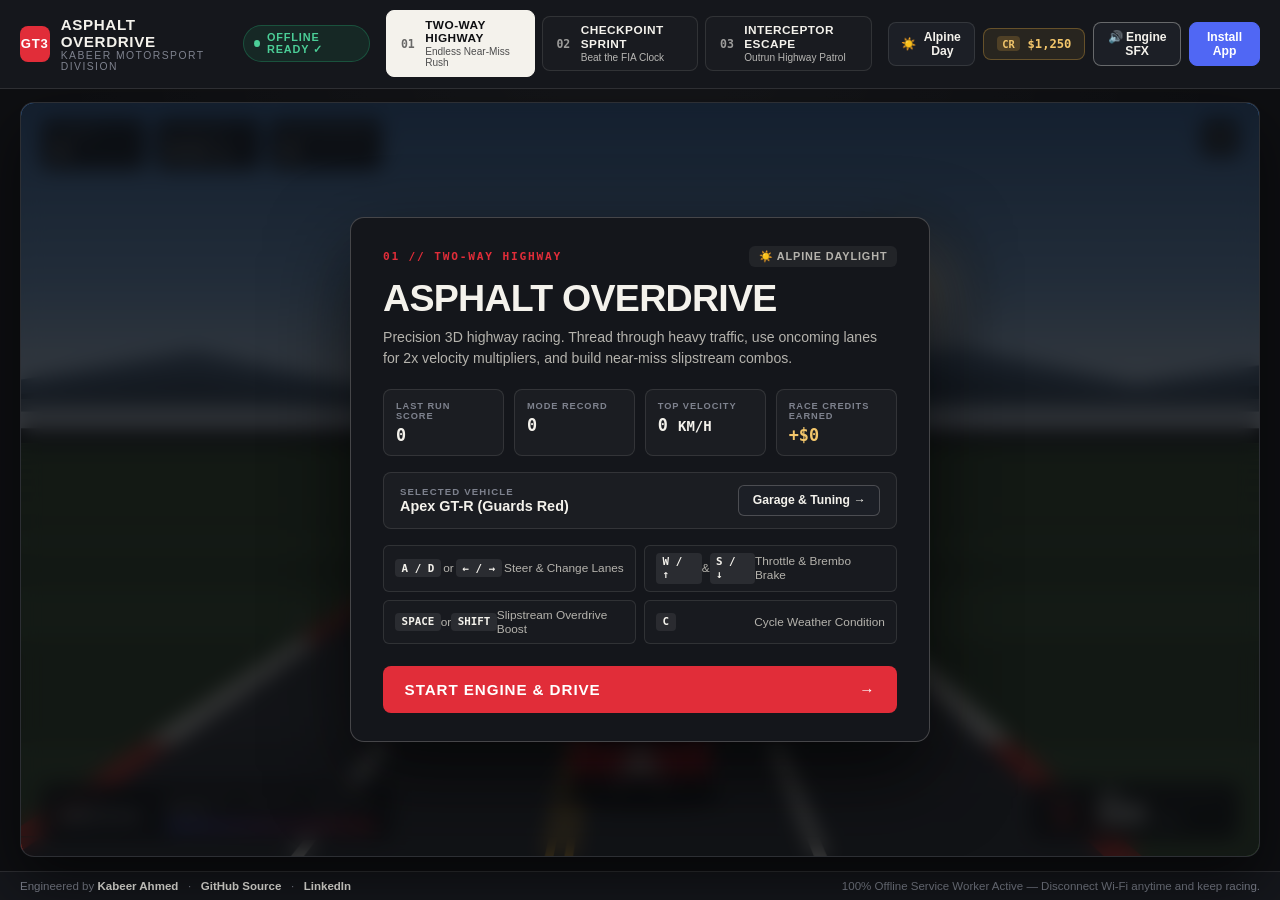
<file: index.html>
<!DOCTYPE html>
<html lang="en">
<head>
  <meta charset="UTF-8" />
  <meta name="viewport" content="width=device-width, initial-scale=1.0, maximum-scale=1.0, user-scalable=no" />
  <title>Asphalt Overdrive 3D — Kabeer Motorsport | Offline Highway Racer</title>
  <meta name="description" content="Play Asphalt Overdrive 3D by Kabeer Ahmed — a realistic 3D highway traffic racing game with dynamic weather, garage tuning, and 100% offline PWA support." />
  <meta name="theme-color" content="#101014" />
  <link rel="manifest" href="./manifest.json" />
  <link rel="icon" href="./icon.svg" type="image/svg+xml" />
  <link rel="apple-touch-icon" href="./icon.svg" />
  <link rel="stylesheet" href="./style.css" />
</head>
<body>
  <div class="studio-shell">
    <!-- Top Editorial Motorsport Bar -->
    <header class="topbar">
      <div class="brand-group">
        <a href="https://kabeer.site/" class="brand-back" title="Back to Kabeer.site Portfolio">
          <span class="brand-crest">GT3</span>
          <div class="brand-titles">
            <span class="brand-main">ASPHALT OVERDRIVE</span>
            <span class="brand-sub">KABEER MOTORSPORT DIVISION</span>
          </div>
        </a>
        <div id="netBadge" class="status-pill online" title="Works 100% without internet after first visit">
          <span class="status-dot"></span>
          <span id="netText">OFFLINE READY</span>
        </div>
      </div>

      <!-- Mode Switcher (Endless / Time Trial / Pursuit) -->
      <nav class="mode-tabs" aria-label="Race Modes">
        <button class="mode-tab active" data-mode="highway">
          <span class="mode-index">01</span>
          <div class="mode-copy">
            <strong>TWO-WAY HIGHWAY</strong>
            <small>Endless Near-Miss Rush</small>
          </div>
        </button>
        <button class="mode-tab" data-mode="timetrial">
          <span class="mode-index">02</span>
          <div class="mode-copy">
            <strong>CHECKPOINT SPRINT</strong>
            <small>Beat the FIA Clock</small>
          </div>
        </button>
        <button class="mode-tab" data-mode="pursuit">
          <span class="mode-index">03</span>
          <div class="mode-copy">
            <strong>INTERCEPTOR ESCAPE</strong>
            <small>Outrun Highway Patrol</small>
          </div>
        </button>
      </nav>

      <!-- Right Controls: Weather, Garage, Audio, Install -->
      <div class="toolbar">
        <button id="weatherBtn" class="tool-btn" title="Switch Weather &amp; Time of Day">
          <span id="weatherIcon">☀️</span>
          <span id="weatherLabel">Alpine Day</span>
        </button>
        <button id="garageBtn" class="tool-btn credit-btn" title="Open Garage &amp; Car Tuning">
          <span class="credit-tag">CR</span>
          <span id="creditsVal">$1,250</span>
        </button>
        <button id="sfxBtn" class="tool-btn active" title="Toggle Engine &amp; Race Audio">
          <span>Engine SFX</span>
        </button>
        <button id="installBtn" class="tool-btn primary-btn" hidden>
          <span>Install App</span>
        </button>
      </div>
    </header>

    <!-- Main Viewport Stage -->
    <main class="stage-wrap">
      <div class="viewport-card">
        <canvas id="raceCanvas" width="1280" height="720"></canvas>

        <!-- Clean Motorsport Telemetry HUD -->
        <div class="telemetry-top">
          <div class="telemetry-group">
            <div class="tel-box">
              <span class="tel-label">SCORE</span>
              <span id="hudScore" class="tel-value">0</span>
            </div>
            <div class="tel-box">
              <span class="tel-label">DISTANCE</span>
              <span id="hudDist" class="tel-value">0.0 <small>KM</small></span>
            </div>
            <div class="tel-box">
              <span class="tel-label">BEST RECORD</span>
              <span id="hudBest" class="tel-value">0</span>
            </div>
            <div class="tel-box" id="timerBox" hidden>
              <span class="tel-label">TIME LEFT</span>
              <span id="hudTimer" class="tel-value accent-red">45.0s</span>
            </div>
          </div>

          <div class="telemetry-right">
            <div id="comboBanner" class="combo-pill" hidden>
              <span id="comboText">NEAR MISS x2</span>
            </div>
            <button id="pauseBtn" class="icon-btn" title="Pause Race (P or ESC)">II</button>
          </div>
        </div>

        <!-- Bottom Instrument Cluster (Speedometer, Gear, RPM, Slipstream Boost) -->
        <div class="instrument-cluster">
          <div class="cluster-left">
            <div class="car-badge">
              <span class="car-badge-label">CHASSIS</span>
              <strong id="hudCarName">APEX GT-R</strong>
            </div>
            <div class="boost-meter">
              <div class="boost-header">
                <span>SLIPSTREAM OVERDRIVE (SHIFT / SPACE)</span>
                <span id="hudBoostPct">100%</span>
              </div>
              <div class="boost-track">
                <div id="hudBoostFill" class="boost-fill" style="width: 100%"></div>
              </div>
            </div>
          </div>

          <div class="cluster-right">
            <div class="gear-box">
              <span class="gear-label">GEAR</span>
              <span id="hudGear" class="gear-num">1</span>
            </div>
            <div class="speed-box">
              <div class="rpm-bar">
                <div id="hudRpmFill" class="rpm-fill" style="width: 18%"></div>
              </div>
              <div class="speed-readout">
                <span id="hudSpeed" class="speed-digits">000</span>
                <span class="speed-unit">KM/H</span>
              </div>
            </div>
          </div>
        </div>

        <!-- Editorial Start / Pause / Finish Overlay -->
        <div id="menuOverlay" class="overlay-screen">
          <div class="editorial-modal">
            <div class="modal-header-row">
              <span id="modalKicker" class="editorial-kicker">01 // TWO-WAY HIGHWAY</span>
              <span id="modalWeatherTag" class="weather-pill">☀️ ALPINE DAYLIGHT</span>
            </div>

            <h1 id="modalTitle" class="editorial-title">ASPHALT OVERDRIVE</h1>
            <p id="modalDesc" class="editorial-desc">
              Precision 3D highway racing. Thread through heavy traffic, use oncoming lanes for 2x velocity multipliers, and build near-miss slipstream combos.
            </p>

            <!-- Run Summary Metrics -->
            <div class="metrics-grid">
              <div class="metric-item">
                <span class="metric-label">LAST RUN SCORE</span>
                <strong id="statLastScore" class="metric-val">0</strong>
              </div>
              <div class="metric-item">
                <span class="metric-label">MODE RECORD</span>
                <strong id="statBestScore" class="metric-val">0</strong>
              </div>
              <div class="metric-item">
                <span class="metric-label">TOP VELOCITY</span>
                <strong id="statTopSpeed" class="metric-val">0 <small>KM/H</small></strong>
              </div>
              <div class="metric-item">
                <span class="metric-label">RACE CREDITS EARNED</span>
                <strong id="statEarned" class="metric-val highlight-gold">+$0</strong>
              </div>
            </div>

            <!-- Quick Car Selector Strip inside Main Modal -->
            <div class="quick-car-bar">
              <div class="quick-car-info">
                <span class="quick-label">SELECTED VEHICLE</span>
                <strong id="modalCarTitle">Apex GT-R (Guards Red)</strong>
              </div>
              <div class="quick-car-actions">
                <button id="openGarageFromModal" class="secondary-btn">Garage &amp; Tuning →</button>
              </div>
            </div>

            <!-- Controls Reference -->
            <div class="controls-table">
              <div class="ctrl-cell">
                <kbd>A / D</kbd> or <kbd>← / →</kbd>
                <span>Steer &amp; Change Lanes</span>
              </div>
              <div class="ctrl-cell">
                <kbd>W / ↑</kbd> &amp; <kbd>S / ↓</kbd>
                <span>Throttle &amp; Brembo Brake</span>
              </div>
              <div class="ctrl-cell">
                <kbd>SPACE</kbd> or <kbd>SHIFT</kbd>
                <span>Slipstream Overdrive Boost</span>
              </div>
              <div class="ctrl-cell">
                <kbd>C</kbd>
                <span>Cycle Weather Condition</span>
              </div>
            </div>

            <div class="modal-cta-row">
              <button id="startRaceBtn" class="start-race-btn">
                <span>START ENGINE &amp; DRIVE</span>
                <span class="cta-arrow">→</span>
              </button>
            </div>
          </div>
        </div>

        <!-- Garage & Workshop Modal -->
        <div id="garageModal" class="overlay-screen" hidden>
          <div class="editorial-modal garage-dialog">
            <div class="modal-header-row">
              <span class="editorial-kicker">PADDOCK &amp; ENGINEERING</span>
              <button id="closeGarageBtn" class="close-btn">✕ Close</button>
            </div>
            <h2 class="editorial-title">MOTORSPORT GARAGE</h2>
            <p class="editorial-desc">Unlock flagship grand tourers and calibrate your drivetrain. All progress is stored locally for offline play.</p>

            <!-- Car Roster -->
            <div class="car-roster" id="carRoster">
              <!-- Populated dynamically by game.js -->
            </div>

            <!-- Performance Tuning -->
            <div class="tuning-section">
              <h3 class="section-subhead">DRIVETRAIN &amp; CHASSIS TUNING</h3>
              <div class="tuning-grid">
                <div class="tune-card">
                  <div class="tune-info">
                    <strong>ECU &amp; Twin-Turbo Stage</strong>
                    <small>Increases top speed &amp; gear acceleration</small>
                    <span id="lvlEngine" class="tune-lvl">Stage 1 / 5</span>
                  </div>
                  <button id="buyEngine" class="tune-buy-btn">$250</button>
                </div>

                <div class="tune-card">
                  <div class="tune-info">
                    <strong>Carbon-Ceramic Brakes &amp; Grip</strong>
                    <small>Sharper lane response &amp; emergency braking</small>
                    <span id="lvlHandling" class="tune-lvl">Stage 1 / 5</span>
                  </div>
                  <button id="buyHandling" class="tune-buy-btn">$250</button>
                </div>

                <div class="tune-card">
                  <div class="tune-info">
                    <strong>Slipstream KERS Hybrid</strong>
                    <small>Longer Overdrive boost &amp; faster recharge</small>
                    <span id="lvlBoost" class="tune-lvl">Stage 1 / 5</span>
                  </div>
                  <button id="buyBoost" class="tune-buy-btn">$250</button>
                </div>
              </div>
            </div>
          </div>
        </div>

        <!-- Mobile Touch Controls -->
        <div class="touch-controls" id="touchControls">
          <div class="touch-left">
            <button id="btnLeft" class="touch-pad" aria-label="Steer Left">◀</button>
            <button id="btnRight" class="touch-pad" aria-label="Steer Right">▶</button>
          </div>
          <div class="touch-right">
            <button id="btnBrake" class="touch-pad brake-pad" aria-label="Brake">BRAKE</button>
            <button id="btnBoost" class="touch-pad boost-pad" aria-label="Overdrive Boost">BOOST</button>
          </div>
        </div>
      </div>
    </main>

    <!-- Editorial Footer -->
    <footer class="bottombar">
      <div class="footer-left">
        <span>Engineered by <a href="https://kabeer.site/">Kabeer Ahmed</a></span>
        <span class="sep">·</span>
        <a href="https://github.com/Kabeer099/kabeer-arcade" target="_blank" rel="noopener">GitHub Source</a>
        <span class="sep">·</span>
        <a href="https://www.linkedin.com/in/kabeerahmed-dev" target="_blank" rel="noopener">LinkedIn</a>
      </div>
      <div class="footer-right">
        <span>100% Offline Service Worker Active — Disconnect Wi-Fi anytime and keep racing.</span>
      </div>
    </footer>
  </div>

  <script src="./game.js"></script>
</body>
</html>
</file>
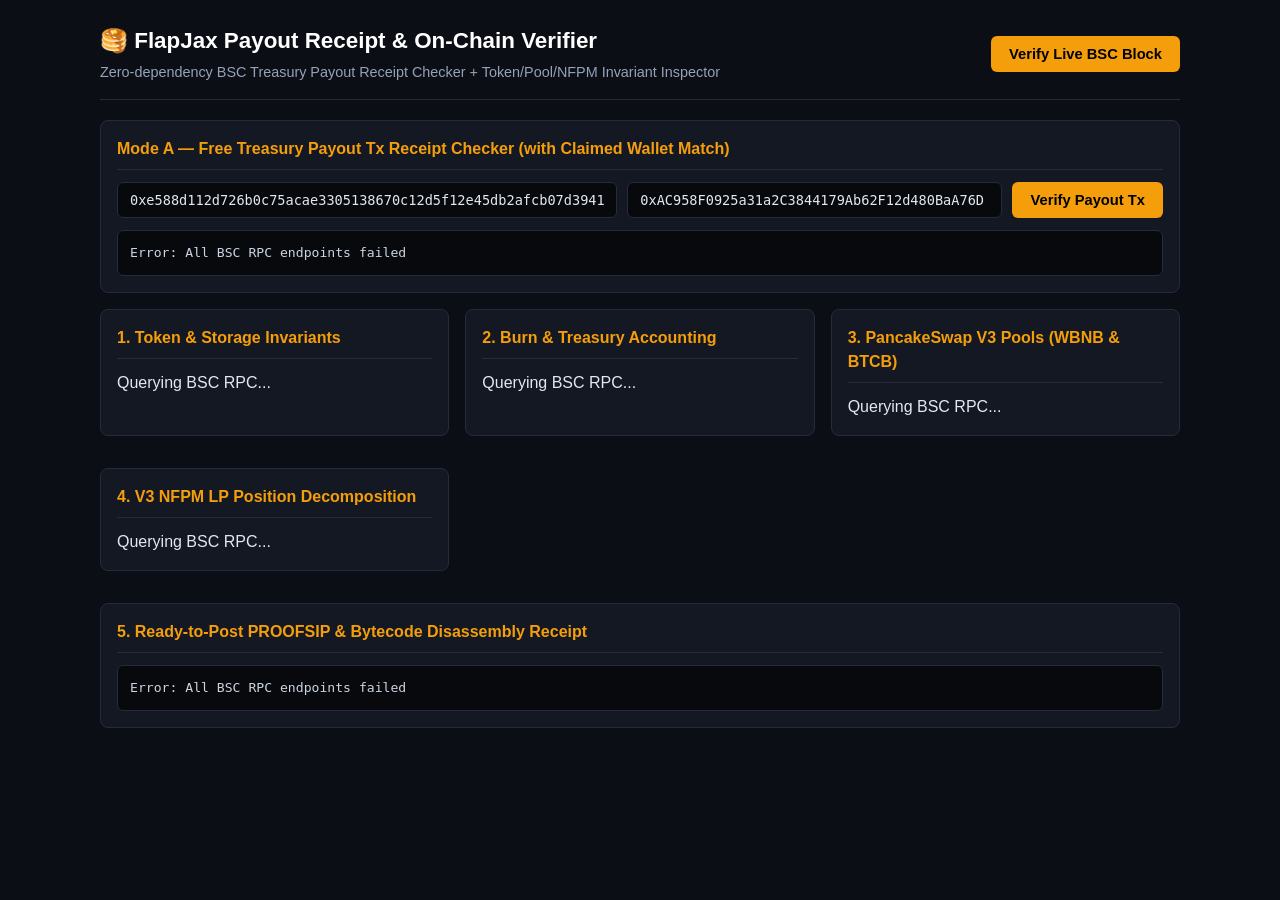
<file: flapjax-verifier/index.html>
<!DOCTYPE html>
<html lang="en">
<head>
  <meta charset="UTF-8" />
  <meta name="viewport" content="width=device-width, initial-scale=1.0" />
  <title>FlapJax Payout Receipt & On-Chain Verifier (BSC)</title>
  <style>
    :root {
      --bg: #0b0e14;
      --panel: #131822;
      --border: #232c3d;
      --accent: #f59e0b;
      --green: #10b981;
      --red: #ef4444;
      --text: #e2e8f0;
      --muted: #94a3b8;
      --mono: 'ui-monospace', 'SFMono-Regular', Menlo, Monaco, Consolas, monospace;
    }
    * { box-sizing: border-box; }
    body {
      margin: 0;
      padding: 24px;
      background: var(--bg);
      color: var(--text);
      font-family: -apple-system, BlinkMacSystemFont, 'Segoe UI', Roboto, sans-serif;
      line-height: 1.5;
    }
    .container { max-width: 1080px; margin: 0 auto; }
    header {
      display: flex;
      justify-content: space-between;
      align-items: center;
      flex-wrap: wrap;
      gap: 12px;
      border-bottom: 1px solid var(--border);
      padding-bottom: 16px;
      margin-bottom: 20px;
    }
    h1 { margin: 0; font-size: 1.4rem; color: #fff; }
    .sub { color: var(--muted); font-size: 0.9rem; margin-top: 4px; }
    button {
      background: var(--accent);
      color: #000;
      border: none;
      padding: 10px 18px;
      border-radius: 6px;
      font-weight: 700;
      cursor: pointer;
      font-size: 0.92rem;
    }
    button:hover { opacity: 0.92; }
    input {
      background: #07090d;
      border: 1px solid var(--border);
      color: var(--text);
      padding: 9px 12px;
      border-radius: 6px;
      font-family: var(--mono);
      font-size: 0.85rem;
      width: 100%;
    }
    .tx-row {
      display: grid;
      grid-template-columns: 2fr 1.5fr auto;
      gap: 10px;
      margin-bottom: 12px;
    }
    .grid {
      display: grid;
      grid-template-columns: repeat(auto-fit, minmax(320px, 1fr));
      gap: 16px;
      margin-bottom: 16px;
    }
    .card {
      background: var(--panel);
      border: 1px solid var(--border);
      border-radius: 8px;
      padding: 16px;
      margin-bottom: 16px;
    }
    .card h2 {
      margin: 0 0 12px 0;
      font-size: 1rem;
      color: var(--accent);
      border-bottom: 1px solid var(--border);
      padding-bottom: 8px;
    }
    .kv {
      display: flex;
      justify-content: space-between;
      gap: 8px;
      padding: 5px 0;
      font-size: 0.85rem;
      border-bottom: 1px dashed rgba(255,255,255,0.06);
    }
    .kv span:first-child { color: var(--muted); }
    .kv span:last-child { font-family: var(--mono); text-align: right; word-break: break-all; }
    .badge {
      display: inline-block;
      padding: 2px 8px;
      border-radius: 4px;
      font-size: 0.76rem;
      font-weight: 700;
      background: rgba(16, 185, 129, 0.15);
      color: var(--green);
    }
    pre {
      background: #07090d;
      border: 1px solid var(--border);
      padding: 12px;
      border-radius: 6px;
      font-family: var(--mono);
      font-size: 0.82rem;
      overflow-x: auto;
      color: #cbd5e1;
      margin: 0;
    }
  </style>
</head>
<body>
  <div class="container">
    <header>
      <div>
        <h1>🥞 FlapJax Payout Receipt & On-Chain Verifier</h1>
        <div class="sub">Zero-dependency BSC Treasury Payout Receipt Checker + Token/Pool/NFPM Invariant Inspector</div>
      </div>
      <div>
        <button id="refreshBtn" onclick="runAudit()">Verify Live BSC Block</button>
      </div>
    </header>

    <!-- Mode A: Free Payout Transaction Receipt Checker (Strictly Separated) -->
    <div class="card">
      <h2>Mode A — Free Treasury Payout Tx Receipt Checker (with Claimed Wallet Match)</h2>
      <div class="tx-row">
        <input id="txInput" placeholder="Enter BSC Tx Hash (0x...)" value="0xe588d112d726b0c75acae3305138670c12d5f12e45db2afcb07d3941cfb30963" />
        <input id="walletInput" placeholder="Optional Claimed Wallet (0x...)" value="0xAC958F0925a31a2C3844179Ab62F12d480BaA76D" />
        <button onclick="checkTxUI()">Verify Payout Tx</button>
      </div>
      <pre id="txResultBox">Click "Verify Payout Tx" to check receipt status, FLAPJAX Transfer logs, Treasury sender (0x7C34...359f), and recipient == claimedWallet.</pre>
    </div>

    <!-- Mode B: Full Token, Bytecode & Pool State Audit -->
    <div class="grid">
      <div class="card">
        <h2>1. Token & Storage Invariants</h2>
        <div id="tokenCard">Querying BSC RPC...</div>
      </div>
      <div class="card">
        <h2>2. Burn & Treasury Accounting</h2>
        <div id="burnCard">Querying BSC RPC...</div>
      </div>
      <div class="card">
        <h2>3. PancakeSwap V3 Pools (WBNB & BTCB)</h2>
        <div id="poolCard">Querying BSC RPC...</div>
      </div>
      <div class="card">
        <h2>4. V3 NFPM LP Position Decomposition</h2>
        <div id="lpCard">Querying BSC RPC...</div>
      </div>
    </div>

    <div class="card">
      <h2>5. Ready-to-Post PROOFSIP & Bytecode Disassembly Receipt</h2>
      <pre id="proofBox">Waiting for live RPC response...</pre>
    </div>
  </div>

  <script>
    const RPCS = [
      'https://bsc-rpc.publicnode.com',
      'https://bsc-dataseed1.binance.org',
      'https://bsc-dataseed.binance.org'
    ];
    const ADDR = {
      FLAPJAX: '0x90c8889f428F9Ebb77BB8f15CAD3a50a9aC680df',
      WBNB: '0xbb4CdB9CBd36B01bD1cBaEBF2De08d9173bc095c',
      BTCB: '0x7130d2A12B9BCbFAe4f2634d864A1Ee1Ce3Ead9c',
      DEAD: '0x000000000000000000000000000000000000dEaD',
      ZERO: '0x0000000000000000000000000000000000000000',
      TREASURY: '0x7C34E9e21eE28A49Ff0b84B61774119E6633359f',
      POOL_WBNB: '0xca93ec685b8623688e6b236f9068034b298c2150',
      POOL_BTCB: '0x740a3b4a91cb8fa47e85d7f9713ca6ec2f8a037e',
      NFPM: '0x46A15B0b27311cedF172AB29E4f4766fbE7F4364',
      LOCKER: '0x25c9c4b56e820e0dea438b145284f02d9ca9bd52'
    };
    const TRANSFER_TOPIC = '0xddf252ad1be2c89b69c2b068fc378daa952ba7f163c4a11628f55a4df523b3ef';

    async function rpc(method, params) {
      for (const url of RPCS) {
        try {
          const res = await fetch(url, {
            method: 'POST',
            headers: { 'Content-Type': 'application/json' },
            body: JSON.stringify({ jsonrpc: '2.0', id: 1, method, params })
          });
          const data = await res.json();
          if (data.result !== undefined) return data.result;
        } catch (e) {}
      }
      throw new Error('All BSC RPC endpoints failed');
    }

    const padAddr = a => a.toLowerCase().replace(/^0x/, '').padStart(64, '0');
    const padUint = n => BigInt(n).toString(16).padStart(64, '0');
    function fmtUnits(rawBig, decimals = 18) {
      const s = rawBig.toString().padStart(decimals + 1, '0');
      const i = s.slice(0, s.length - decimals).replace(/\B(?=(\d{3})+(?!\d))/g, ',');
      const f = s.slice(s.length - decimals, s.length - decimals + 6);
      return `${i}.${f}`;
    }
    function parseInt24(wordHex) {
      let v = BigInt('0x' + wordHex) & 0xffffffn;
      if (v >= 0x800000n) v -= 0x1000000n;
      return Number(v);
    }

    async function checkTxUI() {
      const box = document.getElementById('txResultBox');
      const txHash = document.getElementById('txInput').value.trim();
      const claimedWallet = document.getElementById('walletInput').value.trim();
      box.textContent = 'Querying eth_getTransactionReceipt on BSC...';
      try {
        const receipt = await rpc('eth_getTransactionReceipt', [txHash]);
        if (!receipt) {
          box.textContent = JSON.stringify({ validPayout: false, reason: 'Receipt not found', txHash }, null, 2);
          return;
        }
        const flapLogs = (receipt.logs || []).filter(
          l => l.address?.toLowerCase() === ADDR.FLAPJAX.toLowerCase() &&
               l.topics?.[0]?.toLowerCase() === TRANSFER_TOPIC &&
               l.topics?.length >= 3
        );
        if (!flapLogs.length) {
          box.textContent = JSON.stringify({ validPayout: false, reason: 'No FLAPJAX Transfer log in tx', txHash, status: receipt.status }, null, 2);
          return;
        }
        const transfers = flapLogs.map(l => ({
          from: '0x' + l.topics[1].slice(26).toLowerCase(),
          to: '0x' + l.topics[2].slice(26).toLowerCase(),
          amountWei: BigInt(l.data).toString(),
          amountFLAPJAX: fmtUnits(BigInt(l.data), 18)
        }));
        const fromTreas = transfers.find(t => t.from === ADDR.TREASURY.toLowerCase());
        if (!fromTreas) {
          box.textContent = JSON.stringify({
            validPayout: false,
            reason: `Transfer sender (${transfers[0].from}) is NOT FlapJax Treasury (${ADDR.TREASURY.toLowerCase()})`,
            txHash,
            blockNumber: Number(BigInt(receipt.blockNumber)),
            transfers
          }, null, 2);
          return;
        }
        const walletOk = claimedWallet ? fromTreas.to === claimedWallet.toLowerCase() : true;
        box.textContent = JSON.stringify({
          validPayout: receipt.status === '0x1' && walletOk,
          reason: !walletOk
            ? `Recipient (${fromTreas.to}) does NOT match claimedWallet (${claimedWallet.toLowerCase()})`
            : 'VERIFIED_TREASURY_PAYOUT',
          txHash,
          blockNumber: Number(BigInt(receipt.blockNumber)),
          status: receipt.status,
          tokenContract: ADDR.FLAPJAX,
          sender: fromTreas.from,
          recipient: fromTreas.to,
          claimedWallet: claimedWallet ? claimedWallet.toLowerCase() : null,
          walletMatched: claimedWallet ? walletOk : null,
          amountFLAPJAX: fromTreas.amountFLAPJAX,
          amountWei: fromTreas.amountWei
        }, null, 2);
      } catch (e) {
        box.textContent = 'Error: ' + e.message;
      }
    }

    async function runAudit() {
      const btn = document.getElementById('refreshBtn');
      btn.textContent = 'Querying BSC...';
      try {
        const blockHex = await rpc('eth_blockNumber', []);
        const blockObj = await rpc('eth_getBlockByNumber', [blockHex, false]);
        const blockNum = Number(BigInt(blockHex));
        const blockIso = new Date(Number(BigInt(blockObj.timestamp)) * 1000).toISOString();

        const callAt = (to, data) => rpc('eth_call', [{ to, data }, blockHex]);
        const [
          codeHex, supplyHex, ownerHex, modeHex, slot5, slot6,
          deadHex, zeroHex, treasHex,
          wSlot0, wLiq, wFlap, wBnb,
          bSlot0, bLiq, bFlap, bBtcb,
          o145, p145, o514, p514
        ] = await Promise.all([
          rpc('eth_getCode', [ADDR.FLAPJAX, blockHex]),
          callAt(ADDR.FLAPJAX, '0x18160ddd'),
          callAt(ADDR.FLAPJAX, '0x8da5cb5b'),
          callAt(ADDR.FLAPJAX, '0xc5c03af3'),
          rpc('eth_getStorageAt', [ADDR.FLAPJAX, '0x5', blockHex]),
          rpc('eth_getStorageAt', [ADDR.FLAPJAX, '0x6', blockHex]),
          callAt(ADDR.FLAPJAX, '0x70a08231' + padAddr(ADDR.DEAD)),
          callAt(ADDR.FLAPJAX, '0x70a08231' + padAddr(ADDR.ZERO)),
          callAt(ADDR.FLAPJAX, '0x70a08231' + padAddr(ADDR.TREASURY)),
          callAt(ADDR.POOL_WBNB, '0x3850c7bd'),
          callAt(ADDR.POOL_WBNB, '0x1a686502'),
          callAt(ADDR.FLAPJAX, '0x70a08231' + padAddr(ADDR.POOL_WBNB)),
          callAt(ADDR.WBNB, '0x70a08231' + padAddr(ADDR.POOL_WBNB)),
          callAt(ADDR.POOL_BTCB, '0x3850c7bd'),
          callAt(ADDR.POOL_BTCB, '0x1a686502'),
          callAt(ADDR.FLAPJAX, '0x70a08231' + padAddr(ADDR.POOL_BTCB)),
          callAt(ADDR.BTCB, '0x70a08231' + padAddr(ADDR.POOL_BTCB)),
          callAt(ADDR.NFPM, '0x6352211e' + padUint(1456181)),
          callAt(ADDR.NFPM, '0x99fbab88' + padUint(1456181)),
          callAt(ADDR.NFPM, '0x6352211e' + padUint(5144842)),
          callAt(ADDR.NFPM, '0x99fbab88' + padUint(5144842))
        ]);

        const supply = BigInt(supplyHex);
        const dead = BigInt(deadHex);
        const zero = BigInt(zeroHex);
        const treas = BigInt(treasHex);
        const wTick = parseInt24(wSlot0.slice(66, 130));
        const bTick = parseInt24(bSlot0.slice(66, 130));

        const words145 = p145.slice(2).match(/.{1,64}/g);
        const words514 = p514.slice(2).match(/.{1,64}/g);

        document.getElementById('tokenCard').innerHTML = `
          <div class="kv"><span>BSC Block</span><span>#${blockNum} (${blockIso})</span></div>
          <div class="kv"><span>Runtime Bytecode</span><span>${(codeHex.length - 2) / 2} bytes (solc 0.8.20)</span></div>
          <div class="kv"><span>totalSupply()</span><span>${fmtUnits(supply)}</span></div>
          <div class="kv"><span>owner() (slot 0x05)</span><span>0x${ownerHex.slice(-40)}</span></div>
          <div class="kv"><span>_mode() 0xc5c03af3 (slot 0x06)</span><span>${Number(BigInt(modeHex))} (MODE_NORMAL)</span></div>
          <div class="kv"><span>setMode(0xd72dd3b4)</span><span><span class="badge">DOUBLY FROZEN (0x0818 + 0x041f)</span></span></div>
        `;

        document.getElementById('burnCard').innerHTML = `
          <div class="kv"><span>0x...dEaD Balance</span><span>${fmtUnits(dead)} FLAPJAX</span></div>
          <div class="kv"><span>0x...0000 Balance</span><span>${fmtUnits(zero)} FLAPJAX</span></div>
          <div class="kv"><span>Burn % of Supply</span><span>${(Number(((dead + zero) * 1000000n) / supply) / 10000).toFixed(4)}%</span></div>
          <div class="kv"><span>Treasury (0x7C34...359f)</span><span>${fmtUnits(treas)} FLAPJAX</span></div>
        `;

        document.getElementById('poolCard').innerHTML = `
          <div class="kv"><span>WBNB V3 Pool</span><span>0xca93ec...2150 (1% fee)</span></div>
          <div class="kv"><span>WBNB Pool Tick / Liq</span><span>tick ${wTick} | liq ${BigInt(wLiq).toString()}</span></div>
          <div class="kv"><span>WBNB Pool Reserves</span><span>${fmtUnits(BigInt(wFlap))} FLAPJAX / ${fmtUnits(BigInt(wBnb))} WBNB</span></div>
          <div class="kv"><span>BTCB V3 Pool</span><span>0x740a3b...037e (tick ${bTick}, liq ${BigInt(bLiq)})</span></div>
          <div class="kv"><span>BTCB Pool Reserves</span><span>${fmtUnits(BigInt(bFlap))} FLAPJAX / ${fmtUnits(BigInt(bBtcb))} BTCB</span></div>
        `;

        document.getElementById('lpCard').innerHTML = `
          <div class="kv"><span>NFT #1456181 Owner</span><span>0x${o145.slice(-40)} (GoPlus Locker)</span></div>
          <div class="kv"><span>NFT #1456181 Range</span><span>[${parseInt24(words145[5])}, ${parseInt24(words145[6])}] (100% Active)</span></div>
          <div class="kv"><span>NFT #1456181 Liquidity</span><span>${BigInt('0x' + words145[7]).toString()}</span></div>
          <div class="kv"><span>NFT #5144842 Owner</span><span>0x${o514.slice(-40)} (EOA)</span></div>
          <div class="kv"><span>NFT #5144842 Range</span><span>[${parseInt24(words514[5])}, ${parseInt24(words514[6])}] (OUT OF RANGE)</span></div>
        `;

        document.getElementById('proofBox').textContent =
`PROOFSIP block=${blockNum} check=treasury=${(treas / (10n ** 18n)).toString()} burn=${((dead + zero) / (10n ** 18n)).toString()}
WBNB_V3_POOL=0xca93ec685b8623688e6b236f9068034b298c2150 tick=${wTick} activeLiq=${BigInt(wLiq)}
BTCB_V3_POOL=0x740a3b4a91cb8fa47e85d7f9713ca6ec2f8a037e tick=${bTick} activeLiq=${BigInt(bLiq)}
BYTECODE_INVARIANT: setMode(0xd72dd3b4 -> 0x0417) calls _checkOwner(0x0818, SLOAD 0x05 == 0) AND guards SLOAD(0x06)==0 (ISZERO JUMPI 0x042d).`;
      } catch (err) {
        document.getElementById('proofBox').textContent = 'Error: ' + err.message;
      } finally {
        btn.textContent = 'Verify Live BSC Block';
      }
    }
    checkTxUI();
    runAudit();
  </script>
</body>
</html>
</file>
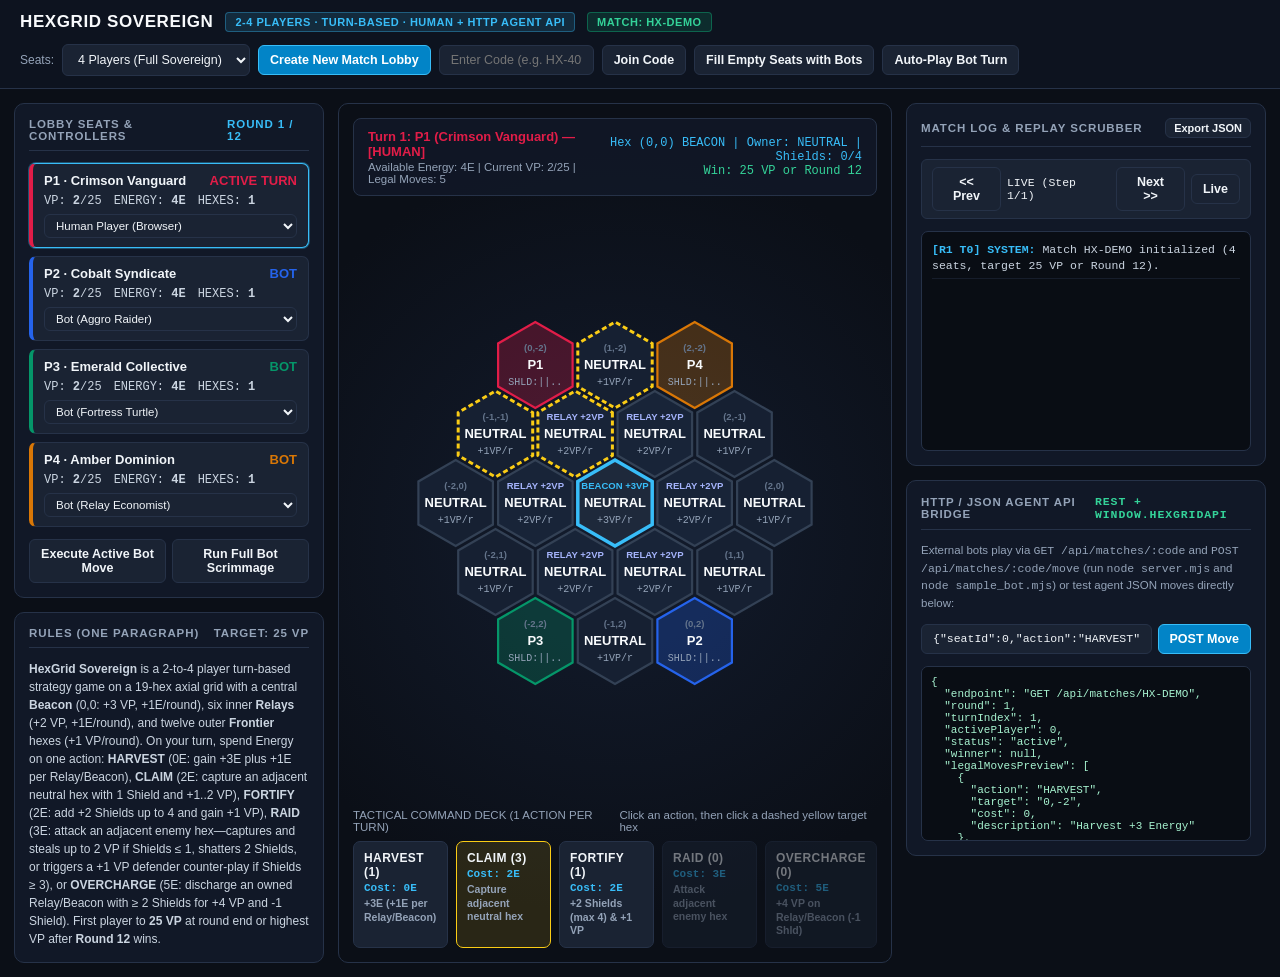
<file: hexgrid-sovereign/index.html>
<!DOCTYPE html>
<html lang="en">
<head>
  <meta charset="UTF-8" />
  <meta name="viewport" content="width=device-width, initial-scale=1.0" />
  <title>HexGrid Sovereign — Multiplayer Turn-Based Strategy for Humans & AI Agents</title>
  <style>
    :root {
      --bg: #0b0f17;
      --panel: #111827;
      --panel-alt: #1a2333;
      --border: #263248;
      --text: #f1f5f9;
      --muted: #94a3b8;
      --accent: #38bdf8;
      --p1: #e11d48;
      --p2: #2563eb;
      --p3: #059669;
      --p4: #d97706;
    }
    * { box-sizing: border-box; margin: 0; padding: 0; }
    body {
      background: var(--bg);
      color: var(--text);
      font-family: 'Inter', -apple-system, BlinkMacSystemFont, 'Segoe UI', Roboto, sans-serif;
      min-height: 100vh;
      display: flex;
      flex-direction: column;
    }
    header {
      background: #0d131f;
      border-bottom: 1px solid var(--border);
      padding: 12px 20px;
      display: flex;
      flex-wrap: wrap;
      align-items: center;
      justify-content: space-between;
      gap: 12px;
    }
    .brand {
      display: flex;
      align-items: center;
      gap: 12px;
    }
    .brand-title {
      font-size: 17px;
      font-weight: 800;
      letter-spacing: 0.6px;
      text-transform: uppercase;
      color: #f8fafc;
    }
    .badge {
      font-size: 11px;
      font-weight: 700;
      padding: 3px 9px;
      border-radius: 4px;
      background: rgba(56, 189, 248, 0.14);
      color: var(--accent);
      border: 1px solid rgba(56, 189, 248, 0.35);
      text-transform: uppercase;
      letter-spacing: 0.5px;
    }
    .lobby-controls {
      display: flex;
      flex-wrap: wrap;
      align-items: center;
      gap: 8px;
    }
    input, select, button, textarea {
      background: var(--panel-alt);
      color: var(--text);
      border: 1px solid var(--border);
      border-radius: 6px;
      padding: 7px 11px;
      font-size: 12.5px;
      font-family: inherit;
    }
    button {
      cursor: pointer;
      font-weight: 600;
      transition: background 0.15s, border-color 0.15s;
    }
    button:hover:not(:disabled) {
      background: #243147;
      border-color: var(--accent);
    }
    button:disabled {
      opacity: 0.45;
      cursor: not-allowed;
    }
    .btn-primary {
      background: #0284c7;
      border-color: #38bdf8;
      color: #fff;
    }
    .btn-primary:hover:not(:disabled) {
      background: #0369a1;
    }
    .layout {
      display: grid;
      grid-template-columns: 310px 1fr 360px;
      gap: 14px;
      padding: 14px;
      flex: 1;
      max-width: 1640px;
      width: 100%;
      margin: 0 auto;
    }
    @media (max-width: 1180px) {
      .layout { grid-template-columns: 1fr; }
    }
    .card {
      background: var(--panel);
      border: 1px solid var(--border);
      border-radius: 10px;
      padding: 14px;
      display: flex;
      flex-direction: column;
      gap: 12px;
    }
    .card-title {
      font-size: 11.5px;
      font-weight: 700;
      text-transform: uppercase;
      letter-spacing: 0.9px;
      color: var(--muted);
      display: flex;
      justify-content: space-between;
      align-items: center;
      border-bottom: 1px solid var(--border);
      padding-bottom: 8px;
    }
    .seat-list {
      display: flex;
      flex-direction: column;
      gap: 8px;
    }
    .seat-item {
      background: var(--panel-alt);
      border: 1px solid var(--border);
      border-left: 4px solid var(--muted);
      border-radius: 7px;
      padding: 9px 11px;
      display: flex;
      flex-direction: column;
      gap: 6px;
    }
    .seat-item.active {
      border-color: var(--accent);
      box-shadow: 0 0 0 1px rgba(56, 189, 248, 0.35);
    }
    .seat-top {
      display: flex;
      justify-content: space-between;
      align-items: center;
      font-size: 13px;
      font-weight: 700;
    }
    .seat-stats {
      display: flex;
      gap: 12px;
      font-size: 12px;
      color: #cbd5e1;
      font-family: ui-monospace, SFMono-Regular, Menlo, Consolas, monospace;
    }
    .seat-config {
      display: flex;
      gap: 6px;
      align-items: center;
    }
    .seat-config select {
      flex: 1;
      padding: 4px 7px;
      font-size: 11.5px;
    }
    .board-container {
      background: radial-gradient(circle at center, #131c2e 0%, #0b0f17 75%);
      border: 1px solid var(--border);
      border-radius: 10px;
      display: flex;
      flex-direction: column;
      justify-content: space-between;
      padding: 14px;
      position: relative;
      min-height: 610px;
    }
    .status-banner {
      display: flex;
      justify-content: space-between;
      align-items: center;
      background: rgba(17, 24, 39, 0.9);
      border: 1px solid var(--border);
      border-radius: 8px;
      padding: 10px 14px;
      font-size: 13px;
    }
    .svg-wrap {
      flex: 1;
      display: flex;
      align-items: center;
      justify-content: center;
      min-height: 430px;
    }
    svg#hex-board {
      width: 100%;
      max-width: 580px;
      height: 460px;
      user-select: none;
    }
    .hex-poly {
      stroke: #334155;
      stroke-width: 2.2;
      cursor: pointer;
      transition: fill 0.15s, stroke 0.15s, transform 0.1s;
    }
    .hex-poly:hover {
      stroke: #f8fafc;
      stroke-width: 3;
    }
    .hex-poly.selected {
      stroke: #38bdf8;
      stroke-width: 3.5;
    }
    .hex-poly.legal-target {
      stroke: #facc15;
      stroke-width: 3;
      stroke-dasharray: 5 3;
    }
    .action-bar {
      display: grid;
      grid-template-columns: repeat(5, 1fr);
      gap: 8px;
    }
    .action-btn {
      display: flex;
      flex-direction: column;
      align-items: flex-start;
      gap: 3px;
      padding: 9px 10px;
      border-radius: 7px;
      text-align: left;
      background: var(--panel-alt);
      border: 1px solid var(--border);
    }
    .action-btn.active {
      border-color: #facc15;
      background: rgba(250, 204, 21, 0.12);
    }
    .action-name {
      font-size: 12px;
      font-weight: 800;
      letter-spacing: 0.4px;
    }
    .action-cost {
      font-size: 11px;
      color: var(--accent);
      font-family: monospace;
    }
    .action-desc {
      font-size: 10.5px;
      color: var(--muted);
      line-height: 1.3;
    }
    .log-box {
      background: #090d14;
      border: 1px solid var(--border);
      border-radius: 7px;
      padding: 10px;
      height: 220px;
      overflow-y: auto;
      font-family: ui-monospace, SFMono-Regular, Menlo, Consolas, monospace;
      font-size: 11.5px;
      display: flex;
      flex-direction: column;
      gap: 5px;
    }
    .log-entry {
      line-height: 1.4;
      color: #cbd5e1;
      border-bottom: 1px solid rgba(38, 50, 72, 0.45);
      padding-bottom: 4px;
    }
    .log-entry strong {
      color: var(--accent);
    }
    .rules-text {
      font-size: 12px;
      line-height: 1.5;
      color: #cbd5e1;
    }
    .api-console {
      background: #090d14;
      border: 1px solid var(--border);
      border-radius: 7px;
      padding: 9px;
      font-family: ui-monospace, SFMono-Regular, Menlo, Consolas, monospace;
      font-size: 11px;
      color: #a7f3d0;
      white-space: pre-wrap;
      max-height: 175px;
      overflow-y: auto;
    }
    .replay-bar {
      display: flex;
      align-items: center;
      justify-content: space-between;
      gap: 6px;
      background: var(--panel-alt);
      padding: 7px 10px;
      border-radius: 6px;
      border: 1px solid var(--border);
      font-size: 11.5px;
    }
  </style>
</head>
<body>
  <header>
    <div class="brand">
      <span class="brand-title">HexGrid Sovereign</span>
      <span class="badge">2-4 Players · Turn-Based · Human + HTTP Agent API</span>
      <span id="match-code-badge" class="badge" style="background:rgba(16,185,129,0.15);color:#34d399;border-color:rgba(16,185,129,0.4);">MATCH: HX-DEMO</span>
    </div>
    <div class="lobby-controls">
      <label style="font-size:12px;color:var(--muted);">Seats:</label>
      <select id="player-count-select">
        <option value="2">2 Players (Duel)</option>
        <option value="3">3 Players (Triad)</option>
        <option value="4" selected>4 Players (Full Sovereign)</option>
      </select>
      <button id="btn-new-match" class="btn-primary">Create New Match Lobby</button>
      <input id="join-code-input" type="text" placeholder="Enter Code (e.g. HX-4092)" style="width:155px;" />
      <button id="btn-join-code">Join Code</button>
      <button id="btn-fill-bots">Fill Empty Seats with Bots</button>
      <button id="btn-auto-demo">Auto-Play Bot Turn</button>
    </div>
  </header>

  <div class="layout">
    <!-- Left Column: Faction Seats, Lobby & Rules -->
    <div style="display:flex;flex-direction:column;gap:14px;">
      <div class="card">
        <div class="card-title">
          <span>Lobby Seats & Controllers</span>
          <span id="round-indicator" style="color:var(--accent);">ROUND 1 / 12</span>
        </div>
        <div id="seat-list" class="seat-list"></div>
        <div style="display:flex;gap:6px;">
          <button id="btn-step-bot" style="flex:1;">Execute Active Bot Move</button>
          <button id="btn-sim-match" style="flex:1;">Run Full Bot Scrimmage</button>
        </div>
      </div>

      <div class="card">
        <div class="card-title">
          <span>Rules (One Paragraph)</span>
          <span>Target: 25 VP</span>
        </div>
        <p class="rules-text">
          <strong>HexGrid Sovereign</strong> is a 2-to-4 player turn-based strategy game on a 19-hex axial grid with a central <strong>Beacon</strong> (0,0: +3 VP, +1E/round), six inner <strong>Relays</strong> (+2 VP, +1E/round), and twelve outer <strong>Frontier</strong> hexes (+1 VP/round). On your turn, spend Energy on one action: <strong>HARVEST</strong> (0E: gain +3E plus +1E per Relay/Beacon), <strong>CLAIM</strong> (2E: capture an adjacent neutral hex with 1 Shield and +1..2 VP), <strong>FORTIFY</strong> (2E: add +2 Shields up to 4 and gain +1 VP), <strong>RAID</strong> (3E: attack an adjacent enemy hex—captures and steals up to 2 VP if Shields &le; 1, shatters 2 Shields, or triggers a +1 VP defender counter-play if Shields &ge; 3), or <strong>OVERCHARGE</strong> (5E: discharge an owned Relay/Beacon with &ge; 2 Shields for +4 VP and -1 Shield). First player to <strong>25 VP</strong> at round end or highest VP after <strong>Round 12</strong> wins.
        </p>
      </div>
    </div>

    <!-- Center Column: Interactive Axial Hex Board & Tactical Action Bar -->
    <div class="board-container">
      <div class="status-banner">
        <div>
          <strong id="turn-banner-title" style="color:#f8fafc;">P1 (Crimson Vanguard) — Your Turn</strong>
          <div id="turn-banner-sub" style="font-size:11.5px;color:var(--muted);margin-top:2px;">
            Select an action below, then click a highlighted target hex on the grid.
          </div>
        </div>
        <div style="text-align:right;font-family:monospace;font-size:12px;">
          <div id="selected-hex-label" style="color:var(--accent);">Selected: (0,0) BEACON</div>
          <div id="victory-label" style="color:#34d399;">Win: 25 VP or Round 12</div>
        </div>
      </div>

      <div class="svg-wrap">
        <svg id="hex-board" viewBox="-260 -230 520 460"></svg>
      </div>

      <div style="display:flex;flex-direction:column;gap:8px;">
        <div style="display:flex;justify-content:space-between;align-items:center;font-size:11.5px;color:var(--muted);">
          <span>TACTICAL COMMAND DECK (1 ACTION PER TURN)</span>
          <span id="legal-count-label">Click an action, then click a dashed yellow target hex</span>
        </div>
        <div id="action-bar" class="action-bar"></div>
      </div>
    </div>

    <!-- Right Column: Match Log, Replay Scrubber & HTTP/JSON Agent API -->
    <div style="display:flex;flex-direction:column;gap:14px;">
      <div class="card">
        <div class="card-title">
          <span>Match Log & Replay Scrubber</span>
          <button id="btn-export-log" style="padding:3px 8px;font-size:11px;">Export JSON</button>
        </div>
        <div class="replay-bar">
          <button id="btn-replay-prev">&lt;&lt; Prev</button>
          <span id="replay-step-label" style="font-family:monospace;">Live Turn 1</span>
          <button id="btn-replay-next">Next &gt;&gt;</button>
          <button id="btn-replay-live">Live</button>
        </div>
        <div id="log-box" class="log-box"></div>
      </div>

      <div class="card">
        <div class="card-title">
          <span>HTTP / JSON Agent API Bridge</span>
          <span style="color:#34d399;font-family:monospace;">REST + window.HexGridAPI</span>
        </div>
        <div style="font-size:11.5px;color:var(--muted);line-height:1.45;">
          External bots play via <code>GET /api/matches/:code</code> and <code>POST /api/matches/:code/move</code> (run <code>node server.mjs</code> and <code>node sample_bot.mjs</code>) or test agent JSON moves directly below:
        </div>
        <div style="display:flex;gap:6px;">
          <input id="agent-json-input" type="text" value='{"seatId":0,"action":"CLAIM","target":"0,-1"}' style="flex:1;font-family:monospace;font-size:11.5px;" />
          <button id="btn-send-agent-move" class="btn-primary">POST Move</button>
        </div>
        <div id="api-console" class="api-console"></div>
      </div>
    </div>
  </div>

  <script>
    const FACTIONS = [
      { id: 0, code: 'P1', name: 'Crimson Vanguard', color: '#e11d48', startHex: '0,-2' },
      { id: 1, code: 'P2', name: 'Cobalt Syndicate', color: '#2563eb', startHex: '0,2' },
      { id: 2, code: 'P3', name: 'Emerald Collective', color: '#059669', startHex: '-2,2' },
      { id: 3, code: 'P4', name: 'Amber Dominion', color: '#d97706', startHex: '2,-2' }
    ];
    const RELAY_KEYS = new Set(['1,-1', '1,0', '0,1', '-1,1', '-1,0', '0,-1']);
    const ACTIONS_META = [
      { id: 'HARVEST', cost: '0E', desc: '+3E (+1E per Relay/Beacon)' },
      { id: 'CLAIM', cost: '2E', desc: 'Capture adjacent neutral hex' },
      { id: 'FORTIFY', cost: '2E', desc: '+2 Shields (max 4) & +1 VP' },
      { id: 'RAID', cost: '3E', desc: 'Attack adjacent enemy hex' },
      { id: 'OVERCHARGE', cost: '5E', desc: '+4 VP on Relay/Beacon (-1 Shld)' }
    ];

    function generateHexGrid() {
      const hexes = {};
      for (let q = -2; q <= 2; q++) {
        for (let r = -2; r <= 2; r++) {
          if (Math.abs(q + r) <= 2) {
            const key = `${q},${r}`;
            let type = 'frontier';
            let vpYield = 1;
            let energyYield = 0;
            if (q === 0 && r === 0) {
              type = 'beacon';
              vpYield = 3;
              energyYield = 1;
            } else if (RELAY_KEYS.has(key)) {
              type = 'relay';
              vpYield = 2;
              energyYield = 1;
            }
            hexes[key] = { key, q, r, type, owner: null, shields: 0, vpYield, energyYield };
          }
        }
      }
      return hexes;
    }

    function getNeighbors(key) {
      const [q, r] = key.split(',').map(Number);
      const dirs = [[1, 0], [1, -1], [0, -1], [-1, 0], [-1, 1], [0, 1]];
      const out = [];
      for (const [dq, dr] of dirs) {
        const nk = `${q + dq},${r + dr}`;
        if (Math.abs(q + dq) <= 2 && Math.abs(r + dr) <= 2 && Math.abs(q + dq + r + dr) <= 2) {
          out.push(nk);
        }
      }
      return out;
    }

    function isAdjacentToOwned(hexes, playerId, targetKey) {
      for (const nk of getNeighbors(targetKey)) {
        if (hexes[nk] && hexes[nk].owner === playerId) return true;
      }
      return false;
    }

    function computeLegalMoves(state, playerId = state.activePlayer) {
      if (state.status !== 'active' || playerId !== state.activePlayer) return [];
      const player = state.players[playerId];
      if (!player) return [];
      const moves = [];
      const ownedKeys = Object.keys(state.hexes).filter(k => state.hexes[k].owner === playerId);
      const bonusEnergy = ownedKeys.reduce((acc, k) => acc + state.hexes[k].energyYield, 0);

      moves.push({
        action: 'HARVEST',
        target: ownedKeys[0] || FACTIONS[playerId].startHex,
        cost: 0,
        description: `Harvest +${3 + bonusEnergy} Energy`
      });

      if (ownedKeys.length === 0) {
        for (const h of Object.values(state.hexes)) {
          if (h.owner === null && h.type === 'frontier') {
            moves.push({ action: 'CLAIM', target: h.key, cost: 0, description: `Re-anchor at (${h.key})` });
          }
        }
        return moves;
      }

      if (player.energy >= 2) {
        for (const h of Object.values(state.hexes)) {
          if (h.owner === null && isAdjacentToOwned(state.hexes, playerId, h.key)) {
            moves.push({ action: 'CLAIM', target: h.key, cost: 2, description: `Claim ${h.type} (${h.key})` });
          }
        }
        for (const k of ownedKeys) {
          const h = state.hexes[k];
          if (h.shields < 4) {
            moves.push({ action: 'FORTIFY', target: k, cost: 2, description: `Fortify (${k}) to ${Math.min(4, h.shields + 2)} Shields` });
          }
        }
      }

      if (player.energy >= 3) {
        for (const h of Object.values(state.hexes)) {
          if (h.owner !== null && h.owner !== playerId && isAdjacentToOwned(state.hexes, playerId, h.key)) {
            moves.push({ action: 'RAID', target: h.key, cost: 3, description: `Raid ${FACTIONS[h.owner].code} at (${h.key})` });
          }
        }
      }

      if (player.energy >= 5) {
        for (const k of ownedKeys) {
          const h = state.hexes[k];
          if ((h.type === 'beacon' || h.type === 'relay') && h.shields >= 2) {
            moves.push({ action: 'OVERCHARGE', target: k, cost: 5, description: `Overcharge (${k}) for +4 VP` });
          }
        }
      }
      return moves;
    }

    function createLocalMatch({ playerCount = 4, maxRounds = 12, targetVp = 25, fillBots = true, code } = {}) {
      const count = Math.min(4, Math.max(2, Number(playerCount) || 4));
      const matchCode = code || ('HX-' + Math.random().toString(36).substring(2, 6).toUpperCase());
      const hexes = generateHexGrid();
      const players = [];
      for (let i = 0; i < count; i++) {
        const f = FACTIONS[i];
        const isBot = i === 0 ? false : Boolean(fillBots);
        players.push({
          id: i,
          code: f.code,
          name: f.name,
          color: f.color,
          controller: isBot ? 'bot' : 'human',
          botProfile: ['balanced', 'raider', 'turtle', 'economist'][i % 4],
          energy: 4,
          vp: 2,
          startHex: f.startHex
        });
        hexes[f.startHex].owner = i;
        hexes[f.startHex].shields = 2;
      }
      const state = {
        matchCode,
        status: 'active',
        round: 1,
        maxRounds,
        targetVp,
        turnIndex: 1,
        activePlayer: 0,
        winner: null,
        players,
        hexes,
        matchLog: [
          { turn: 0, round: 1, actor: 'SYSTEM', text: `Match ${matchCode} initialized (${count} seats, target ${targetVp} VP or Round ${maxRounds}).` }
        ],
        snapshots: []
      };
      state.legalMoves = computeLegalMoves(state, 0);
      saveSnapshot(state);
      return state;
    }

    function saveSnapshot(state) {
      state.snapshots.push({
        turnIndex: state.turnIndex,
        round: state.round,
        activePlayer: state.activePlayer,
        status: state.status,
        winner: state.winner ? { ...state.winner } : null,
        players: JSON.parse(JSON.stringify(state.players)),
        hexes: JSON.parse(JSON.stringify(state.hexes))
      });
    }

    function applyLocalMove(state, moveInput) {
      if (state.status !== 'active') throw new Error('Match already completed.');
      const playerId = moveInput.seatId !== undefined ? Number(moveInput.seatId) : state.activePlayer;
      if (playerId !== state.activePlayer) {
        throw new Error(`Out of turn: active seat is ${state.activePlayer} (${state.players[state.activePlayer].code}).`);
      }
      const legal = computeLegalMoves(state, playerId);
      const action = String(moveInput.action || '').toUpperCase();
      const target = moveInput.target;
      const chosen = legal.find(m => m.action === action && (!m.target || m.target === target)) ||
                     legal.find(m => m.action === action);
      if (!chosen) {
        throw new Error(`Illegal move ${action} on (${target}).`);
      }

      const player = state.players[playerId];
      const hex = state.hexes[chosen.target];
      player.energy -= chosen.cost;
      let logText = '';

      if (chosen.action === 'HARVEST') {
        const ownedKeys = Object.keys(state.hexes).filter(k => state.hexes[k].owner === playerId);
        const bonus = ownedKeys.reduce((acc, k) => acc + state.hexes[k].energyYield, 0);
        const gained = 3 + bonus;
        player.energy += gained;
        logText = `${player.code} harvested +${gained} Energy (total ${player.energy}E).`;
      } else if (chosen.action === 'CLAIM') {
        hex.owner = playerId;
        hex.shields = 1;
        const vpGain = hex.type === 'beacon' ? 2 : 1;
        player.vp += vpGain;
        logText = `${player.code} claimed ${hex.type.toUpperCase()} (${hex.key}) [+${vpGain} VP, 1 Shield].`;
      } else if (chosen.action === 'FORTIFY') {
        hex.shields = Math.min(4, hex.shields + 2);
        player.vp += 1;
        logText = `${player.code} fortified (${hex.key}) to ${hex.shields} Shields [+1 VP].`;
      } else if (chosen.action === 'RAID') {
        const defender = state.players[hex.owner];
        if (hex.shields >= 3) {
          hex.shields -= 2;
          defender.vp += 1;
          logText = `${player.code} raided fortified (${hex.key}); shields -> ${hex.shields}, ${defender.code} gained +1 VP counter-play.`;
        } else if (hex.shields === 2) {
          hex.shields = 0;
          player.vp += 1;
          logText = `${player.code} broke ${defender.code} shields at (${hex.key}) [+1 VP].`;
        } else {
          hex.owner = playerId;
          hex.shields = 1;
          const stolen = Math.min(2, defender.vp);
          defender.vp -= stolen;
          player.vp += Math.max(2, stolen);
          logText = `${player.code} seized (${hex.key}) from ${defender.code} [+${Math.max(2, stolen)} VP].`;
        }
      } else if (chosen.action === 'OVERCHARGE') {
        hex.shields -= 1;
        player.vp += 4;
        logText = `${player.code} overcharged ${hex.type.toUpperCase()} (${hex.key}) for +4 VP (Shields -> ${hex.shields}).`;
      }

      state.matchLog.push({
        turn: state.turnIndex,
        round: state.round,
        actor: player.code,
        action: chosen.action,
        target: chosen.target,
        text: logText
      });

      const nextSeat = (state.activePlayer + 1) % state.players.length;
      if (nextSeat === 0) {
        for (const p of state.players) {
          const owned = Object.values(state.hexes).filter(h => h.owner === p.id);
          const passiveVp = owned.reduce((acc, h) => acc + h.vpYield, 0);
          const passiveE = 1 + owned.reduce((acc, h) => acc + h.energyYield, 0);
          p.vp += passiveVp;
          p.energy += passiveE;
        }
        state.matchLog.push({
          turn: state.turnIndex,
          round: state.round,
          actor: 'ROUND',
          text: `Round ${state.round} complete: passive VP and Energy awarded to all factions.`
        });
        const sorted = [...state.players].sort((a, b) => (b.vp - a.vp) || (b.energy - a.energy));
        if (sorted[0].vp >= state.targetVp || state.round >= state.maxRounds) {
          state.status = 'completed';
          state.winner = {
            id: sorted[0].id,
            code: sorted[0].code,
            name: sorted[0].name,
            vp: sorted[0].vp,
            reason: sorted[0].vp >= state.targetVp ? `Reached ${state.targetVp} VP` : `Completed Round ${state.maxRounds}`
          };
          state.matchLog.push({
            turn: state.turnIndex,
            round: state.round,
            actor: 'VICTORY',
            text: `WINNER: ${sorted[0].code} (${sorted[0].name}) with ${sorted[0].vp} VP (${state.winner.reason})!`
          });
        } else {
          state.round += 1;
        }
      }

      state.turnIndex += 1;
      state.activePlayer = nextSeat;
      state.legalMoves = state.status === 'active' ? computeLegalMoves(state, state.activePlayer) : [];
      saveSnapshot(state);
      return state;
    }

    function chooseBotMove(state, playerId = state.activePlayer) {
      const legal = computeLegalMoves(state, playerId);
      if (!legal.length) return null;
      const player = state.players[playerId];
      const profile = player.botProfile || 'balanced';
      let best = legal[0];
      let bestScore = -999;

      for (const m of legal) {
        let score = 0;
        const h = state.hexes[m.target];
        if (m.action === 'OVERCHARGE') score = 96;
        else if (m.action === 'CLAIM') {
          score = h.type === 'beacon' ? 91 : (h.type === 'relay' ? 74 : 52);
          if (profile === 'economist') score += 10;
        } else if (m.action === 'RAID') {
          const enemy = state.players[h.owner];
          const maxVp = Math.max(...state.players.map(p => p.vp));
          const isLeader = enemy && enemy.vp === maxVp;
          score = h.shields <= 1 ? (85 + (isLeader ? 12 : 0)) : (h.shields === 2 ? 62 : 18);
          if (profile === 'raider') score += 14;
        } else if (m.action === 'FORTIFY') {
          score = (h.type === 'beacon' && h.shields < 3) ? 83 : ((h.type === 'relay' && h.shields < 3) ? 66 : 43);
          if (profile === 'turtle') score += 16;
        } else if (m.action === 'HARVEST') {
          score = player.energy < 2 ? 89 : (player.energy < 4 ? 55 : 26);
        }
        const tie = ((state.turnIndex * 13 + m.target.charCodeAt(0)) % 7) * 0.1;
        if (score + tie > bestScore) {
          bestScore = score + tie;
          best = m;
        }
      }
      return best;
    }

    // State & UI Variables
    const matchStore = new Map();
    let currentState = createLocalMatch({ playerCount: 4, fillBots: true, code: 'HX-DEMO' });
    matchStore.set(currentState.matchCode, currentState);
    let selectedAction = 'CLAIM';
    let selectedHexKey = '0,0';
    let replayIndex = null; // null means live

    // Expose programmatic window.HexGridAPI for in-browser agents and tests
    window.HexGridAPI = {
      getState: (code = currentState.matchCode) => {
        const s = matchStore.get(code) || currentState;
        return JSON.parse(JSON.stringify(s));
      },
      createMatch: (opts = {}) => {
        const s = createLocalMatch(opts);
        matchStore.set(s.matchCode, s);
        currentState = s;
        replayIndex = null;
        renderAll();
        return s;
      },
      submitMove: (move) => {
        applyLocalMove(currentState, move);
        replayIndex = null;
        renderAll();
        return JSON.parse(JSON.stringify(currentState));
      },
      stepBot: () => {
        if (currentState.status !== 'active') return currentState;
        const m = chooseBotMove(currentState, currentState.activePlayer);
        if (m) applyLocalMove(currentState, { seatId: currentState.activePlayer, action: m.action, target: m.target });
        replayIndex = null;
        renderAll();
        return JSON.parse(JSON.stringify(currentState));
      }
    };

    function axialToPixel(q, r, size = 46) {
      const x = size * Math.sqrt(3) * (q + r / 2);
      const y = size * (3 / 2) * r;
      return { x, y };
    }

    function hexPoints(cx, cy, size = 43) {
      const pts = [];
      for (let i = 0; i < 6; i++) {
        const angle = (Math.PI / 180) * (60 * i - 30);
        pts.push(`${(cx + size * Math.cos(angle)).toFixed(1)},${(cy + size * Math.sin(angle)).toFixed(1)}`);
      }
      return pts.join(' ');
    }

    function getActiveViewState() {
      if (replayIndex !== null && currentState.snapshots[replayIndex]) {
        const snap = currentState.snapshots[replayIndex];
        return {
          ...currentState,
          turnIndex: snap.turnIndex,
          round: snap.round,
          activePlayer: snap.activePlayer,
          status: snap.status,
          winner: snap.winner,
          players: snap.players,
          hexes: snap.hexes,
          legalMoves: []
        };
      }
      return currentState;
    }

    function renderBoard() {
      const view = getActiveViewState();
      const svg = document.getElementById('hex-board');
      svg.innerHTML = '';

      const legalForAction = (view.legalMoves || []).filter(m => m.action === selectedAction);
      const legalTargetSet = new Set(legalForAction.map(m => m.target));

      for (const h of Object.values(view.hexes)) {
        const { x, y } = axialToPixel(h.q, h.r, 46);
        const g = document.createElementNS('http://www.w3.org/2000/svg', 'g');

        const poly = document.createElementNS('http://www.w3.org/2000/svg', 'polygon');
        poly.setAttribute('points', hexPoints(x, y, 43));

        let fill = '#162032';
        if (h.type === 'beacon') fill = '#1e293b';
        if (h.type === 'relay') fill = '#182438';
        if (h.owner !== null && view.players[h.owner]) {
          const c = view.players[h.owner].color;
          fill = c + '44';
          poly.style.stroke = c;
        }

        poly.setAttribute('fill', fill);
        let cls = 'hex-poly';
        if (h.key === selectedHexKey) cls += ' selected';
        if (replayIndex === null && legalTargetSet.has(h.key)) cls += ' legal-target';
        poly.setAttribute('class', cls);

        poly.addEventListener('click', () => {
          selectedHexKey = h.key;
          if (replayIndex === null && legalTargetSet.has(h.key)) {
            executeHumanOrAgentAction(selectedAction, h.key);
          } else {
            renderAll();
          }
        });
        g.appendChild(poly);

        // Coordinate & Type Label
        const typeTxt = document.createElementNS('http://www.w3.org/2000/svg', 'text');
        typeTxt.setAttribute('x', x);
        typeTxt.setAttribute('y', y - 14);
        typeTxt.setAttribute('text-anchor', 'middle');
        typeTxt.setAttribute('fill', h.type === 'beacon' ? '#38bdf8' : (h.type === 'relay' ? '#a5b4fc' : '#64748b'));
        typeTxt.setAttribute('font-size', '9.5');
        typeTxt.setAttribute('font-weight', '700');
        typeTxt.textContent = h.type === 'beacon' ? 'BEACON +3VP' : (h.type === 'relay' ? 'RELAY +2VP' : `(${h.key})`);
        typeTxt.style.pointerEvents = 'none';
        g.appendChild(typeTxt);

        // Owner Faction Code
        const ownerTxt = document.createElementNS('http://www.w3.org/2000/svg', 'text');
        ownerTxt.setAttribute('x', x);
        ownerTxt.setAttribute('y', y + 4);
        ownerTxt.setAttribute('text-anchor', 'middle');
        ownerTxt.setAttribute('fill', '#f8fafc');
        ownerTxt.setAttribute('font-size', '13');
        ownerTxt.setAttribute('font-weight', '800');
        ownerTxt.textContent = h.owner !== null ? view.players[h.owner].code : 'NEUTRAL';
        ownerTxt.style.pointerEvents = 'none';
        g.appendChild(ownerTxt);

        // Shields Bar
        const shldTxt = document.createElementNS('http://www.w3.org/2000/svg', 'text');
        shldTxt.setAttribute('x', x);
        shldTxt.setAttribute('y', y + 20);
        shldTxt.setAttribute('text-anchor', 'middle');
        shldTxt.setAttribute('fill', h.shields >= 3 ? '#facc15' : '#94a3b8');
        shldTxt.setAttribute('font-size', '10');
        shldTxt.setAttribute('font-family', 'monospace');
        shldTxt.textContent = h.owner !== null ? `SHLD:${'|'.repeat(h.shields)}${'.'.repeat(4 - h.shields)}` : `+${h.vpYield}VP/r`;
        shldTxt.style.pointerEvents = 'none';
        g.appendChild(shldTxt);

        svg.appendChild(g);
      }
    }

    function executeHumanOrAgentAction(action, targetKey) {
      try {
        applyLocalMove(currentState, { seatId: currentState.activePlayer, action, target: targetKey });
        // Auto-advance any bot seats so human/agent doesn't have to click for bots unless desired
        while (currentState.status === 'active' && currentState.players[currentState.activePlayer].controller === 'bot') {
          const bm = chooseBotMove(currentState, currentState.activePlayer);
          if (!bm) break;
          applyLocalMove(currentState, { seatId: currentState.activePlayer, action: bm.action, target: bm.target });
        }
        renderAll();
      } catch (err) {
        alert(err.message);
      }
    }

    function renderSeats() {
      const view = getActiveViewState();
      const container = document.getElementById('seat-list');
      container.innerHTML = '';

      for (const p of view.players) {
        const ownedHexes = Object.values(view.hexes).filter(h => h.owner === p.id).length;
        const div = document.createElement('div');
        div.className = 'seat-item' + (view.status === 'active' && view.activePlayer === p.id ? ' active' : '');
        div.style.borderLeftColor = p.color;

        div.innerHTML = `
          <div class="seat-top">
            <span>${p.code} · ${p.name}</span>
            <span style="color:${p.color};">${view.activePlayer === p.id && view.status === 'active' ? 'ACTIVE TURN' : p.controller.toUpperCase()}</span>
          </div>
          <div class="seat-stats">
            <span>VP: <strong>${p.vp}</strong>/25</span>
            <span>ENERGY: <strong>${p.energy}E</strong></span>
            <span>HEXES: <strong>${ownedHexes}</strong></span>
          </div>
          <div class="seat-config">
            <select data-seat="${p.id}">
              <option value="human" ${p.controller === 'human' ? 'selected' : ''}>Human Player (Browser)</option>
              <option value="bot:balanced" ${p.controller === 'bot' && p.botProfile === 'balanced' ? 'selected' : ''}>Bot (Balanced Tactician)</option>
              <option value="bot:raider" ${p.controller === 'bot' && p.botProfile === 'raider' ? 'selected' : ''}>Bot (Aggro Raider)</option>
              <option value="bot:turtle" ${p.controller === 'bot' && p.botProfile === 'turtle' ? 'selected' : ''}>Bot (Fortress Turtle)</option>
              <option value="bot:economist" ${p.controller === 'bot' && p.botProfile === 'economist' ? 'selected' : ''}>Bot (Relay Economist)</option>
              <option value="agent" ${p.controller === 'agent' ? 'selected' : ''}>External HTTP/JSON Agent</option>
            </select>
          </div>
        `;
        const sel = div.querySelector('select');
        sel.addEventListener('change', (e) => {
          const val = e.target.value;
          const realP = currentState.players[p.id];
          if (val.startsWith('bot:')) {
            realP.controller = 'bot';
            realP.botProfile = val.split(':')[1];
          } else {
            realP.controller = val;
          }
          renderAll();
        });
        container.appendChild(div);
      }
    }

    function renderActions() {
      const view = getActiveViewState();
      const bar = document.getElementById('action-bar');
      bar.innerHTML = '';
      const legal = view.legalMoves || [];

      for (const meta of ACTIONS_META) {
        const matching = legal.filter(m => m.action === meta.id);
        const btn = document.createElement('button');
        btn.className = 'action-btn' + (selectedAction === meta.id ? ' active' : '');
        btn.disabled = replayIndex !== null || view.status !== 'active' || matching.length === 0;
        btn.innerHTML = `
          <span class="action-name">${meta.id} (${matching.length})</span>
          <span class="action-cost">Cost: ${meta.cost}</span>
          <span class="action-desc">${meta.desc}</span>
        `;
        btn.addEventListener('click', () => {
          selectedAction = meta.id;
          if (meta.id === 'HARVEST' && matching.length > 0) {
            executeHumanOrAgentAction('HARVEST', matching[0].target);
          } else {
            renderAll();
          }
        });
        bar.appendChild(btn);
      }
    }

    function renderBannerAndLogs() {
      const view = getActiveViewState();
      document.getElementById('match-code-badge').textContent = `MATCH: ${view.matchCode}`;
      document.getElementById('round-indicator').textContent = `ROUND ${view.round} / ${view.maxRounds}`;

      const bannerTitle = document.getElementById('turn-banner-title');
      const bannerSub = document.getElementById('turn-banner-sub');
      if (view.status === 'completed' && view.winner) {
        bannerTitle.textContent = `MATCH COMPLETED — WINNER: ${view.winner.code} (${view.winner.name}) with ${view.winner.vp} VP!`;
        bannerTitle.style.color = '#34d399';
        bannerSub.textContent = `Victory Condition: ${view.winner.reason}. Use the Replay Scrubber or start a New Match.`;
      } else {
        const activeP = view.players[view.activePlayer];
        bannerTitle.textContent = `Turn ${view.turnIndex}: ${activeP.code} (${activeP.name}) — [${activeP.controller.toUpperCase()}]`;
        bannerTitle.style.color = activeP.color;
        bannerSub.textContent = `Available Energy: ${activeP.energy}E | Current VP: ${activeP.vp}/25 | Legal Moves: ${(view.legalMoves || []).length}`;
      }

      const h = view.hexes[selectedHexKey];
      if (h) {
        const ownerLabel = h.owner !== null ? view.players[h.owner].code : 'NEUTRAL';
        document.getElementById('selected-hex-label').textContent =
          `Hex (${h.key}) ${h.type.toUpperCase()} | Owner: ${ownerLabel} | Shields: ${h.shields}/4`;
      }

      // Replay indicator
      const totalSnaps = currentState.snapshots.length;
      const stepLabel = document.getElementById('replay-step-label');
      if (replayIndex === null) {
        stepLabel.textContent = `LIVE (Step ${totalSnaps}/${totalSnaps})`;
      } else {
        stepLabel.textContent = `REPLAY ${replayIndex + 1} / ${totalSnaps}`;
      }

      // Logs
      const logBox = document.getElementById('log-box');
      logBox.innerHTML = '';
      for (const item of [...currentState.matchLog].reverse()) {
        const d = document.createElement('div');
        d.className = 'log-entry';
        d.innerHTML = `<strong>[R${item.round} T${item.turn}] ${item.actor}:</strong> ${item.text}`;
        logBox.appendChild(d);
      }

      // API Console preview
      const apiConsole = document.getElementById('api-console');
      const sampleMove = (currentState.legalMoves && currentState.legalMoves[0]) || { action: 'HARVEST', target: '0,-2' };
      document.getElementById('agent-json-input').value = JSON.stringify({
        seatId: currentState.activePlayer,
        action: sampleMove.action,
        target: sampleMove.target
      });
      apiConsole.textContent = JSON.stringify({
        endpoint: `GET /api/matches/${currentState.matchCode}`,
        round: currentState.round,
        turnIndex: currentState.turnIndex,
        activePlayer: currentState.activePlayer,
        status: currentState.status,
        winner: currentState.winner,
        legalMovesPreview: (currentState.legalMoves || []).slice(0, 4)
      }, null, 2);
    }

    function renderAll() {
      renderSeats();
      renderActions();
      renderBoard();
      renderBannerAndLogs();
    }

    // Event Listeners
    document.getElementById('btn-new-match').addEventListener('click', () => {
      const cnt = Number(document.getElementById('player-count-select').value);
      const s = createLocalMatch({ playerCount: cnt, fillBots: true });
      matchStore.set(s.matchCode, s);
      currentState = s;
      replayIndex = null;
      renderAll();
    });

    document.getElementById('btn-join-code').addEventListener('click', () => {
      const code = document.getElementById('join-code-input').value.trim().toUpperCase();
      if (!code) return;
      if (!matchStore.has(code)) {
        const cnt = Number(document.getElementById('player-count-select').value);
        matchStore.set(code, createLocalMatch({ playerCount: cnt, fillBots: true, code }));
      }
      currentState = matchStore.get(code);
      replayIndex = null;
      renderAll();
    });

    document.getElementById('btn-fill-bots').addEventListener('click', () => {
      for (let i = 1; i < currentState.players.length; i++) {
        currentState.players[i].controller = 'bot';
      }
      renderAll();
    });

    document.getElementById('btn-auto-demo').addEventListener('click', () => {
      window.HexGridAPI.stepBot();
    });

    document.getElementById('btn-step-bot').addEventListener('click', () => {
      window.HexGridAPI.stepBot();
    });

    document.getElementById('btn-sim-match').addEventListener('click', () => {
      if (currentState.status !== 'active') {
        const cnt = Number(document.getElementById('player-count-select').value);
        currentState = createLocalMatch({ playerCount: cnt, fillBots: true });
        matchStore.set(currentState.matchCode, currentState);
      }
      let guard = 0;
      while (currentState.status === 'active' && guard < 120) {
        const m = chooseBotMove(currentState, currentState.activePlayer);
        if (!m) break;
        applyLocalMove(currentState, { seatId: currentState.activePlayer, action: m.action, target: m.target });
        guard++;
      }
      replayIndex = null;
      renderAll();
    });

    document.getElementById('btn-replay-prev').addEventListener('click', () => {
      if (replayIndex === null) replayIndex = Math.max(0, currentState.snapshots.length - 2);
      else replayIndex = Math.max(0, replayIndex - 1);
      renderAll();
    });

    document.getElementById('btn-replay-next').addEventListener('click', () => {
      if (replayIndex === null) return;
      if (replayIndex >= currentState.snapshots.length - 1) replayIndex = null;
      else replayIndex += 1;
      renderAll();
    });

    document.getElementById('btn-replay-live').addEventListener('click', () => {
      replayIndex = null;
      renderAll();
    });

    document.getElementById('btn-export-log').addEventListener('click', () => {
      const blob = new Blob([JSON.stringify(currentState, null, 2)], { type: 'application/json' });
      const url = URL.createObjectURL(blob);
      const a = document.createElement('a');
      a.href = url;
      a.download = `${currentState.matchCode}-replay.json`;
      a.click();
    });

    document.getElementById('btn-send-agent-move').addEventListener('click', () => {
      try {
        const payload = JSON.parse(document.getElementById('agent-json-input').value);
        window.HexGridAPI.submitMove(payload);
      } catch (err) {
        alert('Agent API Error: ' + err.message);
      }
    });

    renderAll();
  </script>
</body>
</html>
</file>
<file: style.css>
:root {
  --bg-carbon: #0e0f12;
  --bg-surface: #15171c;
  --bg-elevated: #1c1f26;
  --paper: #f4f2ec;
  --paper-muted: #b5b3ad;
  --ink-muted: #7e828e;
  --racing-red: #e12d39;
  --racing-red-hover: #f23d49;
  --studio-blue: #5067f4;
  --gold: #d9a441;
  --emerald: #22a06b;
  --border-subtle: rgba(244, 242, 236, 0.11);
  --border-strong: rgba(244, 242, 236, 0.22);
  --shadow-card: 0 24px 60px rgba(0, 0, 0, 0.55);
  --font-sans: 'Inter', -apple-system, BlinkMacSystemFont, 'Segoe UI', Roboto, Helvetica, Arial, sans-serif;
  --font-display: 'Helvetica Neue', 'Arial Black', Impact, sans-serif;
  --font-mono: 'JetBrains Mono', 'SFMono-Regular', Consolas, monospace;
}

* {
  box-sizing: border-box;
  margin: 0;
  padding: 0;
  user-select: none;
  -webkit-user-select: none;
}

html, body {
  width: 100%;
  height: 100%;
  background-color: var(--bg-carbon);
  color: var(--paper);
  font-family: var(--font-sans);
  overflow: hidden;
  -webkit-font-smoothing: antialiased;
}

a {
  color: inherit;
  text-decoration: none;
}

button {
  font-family: inherit;
  cursor: pointer;
  border: none;
  background: none;
  color: inherit;
}

.studio-shell {
  display: flex;
  flex-direction: column;
  width: 100vw;
  height: 100dvh;
  background:
    radial-gradient(circle at 50% 0%, rgba(255, 255, 255, 0.03), transparent 55%),
    var(--bg-carbon);
}

/* Top Editorial Bar */
.topbar {
  display: flex;
  align-items: center;
  justify-content: space-between;
  gap: 1rem;
  padding: 0.65rem 1.25rem;
  background: var(--bg-surface);
  border-bottom: 1px solid var(--border-subtle);
  z-index: 20;
}

.brand-group {
  display: flex;
  align-items: center;
  gap: 0.85rem;
}

.brand-back {
  display: flex;
  align-items: center;
  gap: 0.7rem;
  transition: opacity 0.2s ease;
}

.brand-back:hover {
  opacity: 0.85;
}

.brand-crest {
  display: inline-flex;
  align-items: center;
  justify-content: center;
  width: 36px;
  height: 36px;
  border-radius: 8px;
  background: var(--racing-red);
  color: #fff;
  font-family: var(--font-display);
  font-weight: 900;
  font-size: 0.82rem;
  letter-spacing: 0.06em;
}

.brand-titles {
  display: flex;
  flex-direction: column;
}

.brand-main {
  font-family: var(--font-display);
  font-weight: 800;
  font-size: 0.95rem;
  letter-spacing: 0.04em;
  color: var(--paper);
}

.brand-sub {
  font-size: 0.65rem;
  letter-spacing: 0.14em;
  color: var(--ink-muted);
  text-transform: uppercase;
}

.status-pill {
  display: inline-flex;
  align-items: center;
  gap: 0.45rem;
  padding: 0.3rem 0.65rem;
  border-radius: 999px;
  font-size: 0.68rem;
  font-weight: 700;
  letter-spacing: 0.08em;
  background: rgba(34, 160, 107, 0.12);
  border: 1px solid rgba(34, 160, 107, 0.35);
  color: #4bce97;
}

.status-pill.offline {
  background: rgba(217, 164, 65, 0.15);
  border-color: rgba(217, 164, 65, 0.45);
  color: var(--gold);
}

.status-dot {
  width: 7px;
  height: 7px;
  border-radius: 50%;
  background: currentColor;
}

/* Mode Switcher */
.mode-tabs {
  display: flex;
  align-items: center;
  gap: 0.45rem;
}

.mode-tab {
  display: flex;
  align-items: center;
  gap: 0.65rem;
  padding: 0.45rem 0.85rem;
  border-radius: 8px;
  background: rgba(255, 255, 255, 0.02);
  border: 1px solid var(--border-subtle);
  text-align: left;
  transition: all 0.18s ease;
}

.mode-tab:hover {
  background: rgba(255, 255, 255, 0.05);
  border-color: var(--border-strong);
}

.mode-tab.active {
  background: var(--paper);
  color: var(--bg-carbon);
  border-color: var(--paper);
}

.mode-index {
  font-family: var(--font-mono);
  font-size: 0.72rem;
  font-weight: 700;
  opacity: 0.6;
}

.mode-copy {
  display: flex;
  flex-direction: column;
  line-height: 1.15;
}

.mode-copy strong {
  font-size: 0.74rem;
  letter-spacing: 0.04em;
}

.mode-copy small {
  font-size: 0.63rem;
  opacity: 0.72;
}

/* Right Toolbar */
.toolbar {
  display: flex;
  align-items: center;
  gap: 0.5rem;
}

.tool-btn {
  display: inline-flex;
  align-items: center;
  gap: 0.45rem;
  padding: 0.45rem 0.8rem;
  border-radius: 8px;
  background: var(--bg-elevated);
  border: 1px solid var(--border-subtle);
  font-size: 0.76rem;
  font-weight: 600;
  color: var(--paper);
  transition: all 0.18s ease;
}

.tool-btn:hover {
  border-color: var(--border-strong);
  background: #252932;
}

.tool-btn.active {
  border-color: rgba(244, 242, 236, 0.35);
}

.credit-btn {
  background: rgba(217, 164, 65, 0.1);
  border-color: rgba(217, 164, 65, 0.35);
  color: #f3c66b;
  font-family: var(--font-mono);
}

.credit-tag {
  padding: 0.1rem 0.35rem;
  border-radius: 4px;
  background: rgba(217, 164, 65, 0.22);
  font-size: 0.65rem;
  font-weight: 800;
}

.primary-btn {
  background: var(--studio-blue);
  border-color: var(--studio-blue);
  color: #fff;
}

/* Main Stage */
.stage-wrap {
  flex: 1;
  display: flex;
  align-items: center;
  justify-content: center;
  padding: 0.85rem 1.25rem;
  min-height: 0;
}

.viewport-card {
  position: relative;
  width: 100%;
  max-width: 1360px;
  height: 100%;
  border-radius: 14px;
  overflow: hidden;
  background: #14171d;
  border: 1px solid var(--border-subtle);
  box-shadow: var(--shadow-card);
}

#raceCanvas {
  width: 100%;
  height: 100%;
  display: block;
}

/* Telemetry Top HUD */
.telemetry-top {
  position: absolute;
  top: 1rem;
  left: 1.25rem;
  right: 1.25rem;
  display: flex;
  align-items: flex-start;
  justify-content: space-between;
  pointer-events: none;
  z-index: 5;
}

.telemetry-group {
  display: flex;
  gap: 0.6rem;
  flex-wrap: wrap;
}

.tel-box {
  background: rgba(14, 15, 18, 0.82);
  backdrop-filter: blur(8px);
  border: 1px solid var(--border-subtle);
  border-radius: 8px;
  padding: 0.45rem 0.85rem;
  min-width: 105px;
}

.tel-label {
  display: block;
  font-size: 0.6rem;
  font-weight: 700;
  letter-spacing: 0.12em;
  color: var(--ink-muted);
  margin-bottom: 0.15rem;
}

.tel-value {
  font-family: var(--font-mono);
  font-size: 1.15rem;
  font-weight: 800;
  color: var(--paper);
}

.tel-value small {
  font-size: 0.72rem;
  opacity: 0.7;
}

.tel-value.accent-red {
  color: #ff5a64;
}

.telemetry-right {
  display: flex;
  align-items: center;
  gap: 0.65rem;
  pointer-events: auto;
}

.combo-pill {
  background: var(--racing-red);
  color: #fff;
  padding: 0.45rem 0.85rem;
  border-radius: 6px;
  font-family: var(--font-mono);
  font-size: 0.8rem;
  font-weight: 800;
  letter-spacing: 0.06em;
  box-shadow: 0 8px 20px rgba(225, 45, 57, 0.35);
}

.icon-btn {
  width: 38px;
  height: 38px;
  border-radius: 8px;
  background: rgba(14, 15, 18, 0.82);
  border: 1px solid var(--border-subtle);
  color: var(--paper);
  font-family: var(--font-mono);
  font-weight: 800;
  font-size: 0.82rem;
}

.icon-btn:hover {
  border-color: var(--paper);
}

/* Bottom Instrument Cluster */
.instrument-cluster {
  position: absolute;
  bottom: 1rem;
  left: 1.25rem;
  right: 1.25rem;
  display: flex;
  align-items: flex-end;
  justify-content: space-between;
  pointer-events: none;
  z-index: 5;
}

.cluster-left {
  display: flex;
  align-items: center;
  gap: 0.75rem;
  background: rgba(14, 15, 18, 0.84);
  backdrop-filter: blur(8px);
  border: 1px solid var(--border-subtle);
  padding: 0.65rem 1rem;
  border-radius: 10px;
}

.car-badge {
  padding-right: 0.85rem;
  border-right: 1px solid var(--border-subtle);
}

.car-badge-label {
  display: block;
  font-size: 0.58rem;
  letter-spacing: 0.14em;
  color: var(--ink-muted);
}

.car-badge strong {
  font-size: 0.88rem;
  letter-spacing: 0.04em;
}

.boost-meter {
  width: 210px;
}

.boost-header {
  display: flex;
  justify-content: space-between;
  font-size: 0.6rem;
  font-weight: 700;
  letter-spacing: 0.08em;
  color: var(--paper-muted);
  margin-bottom: 0.35rem;
}

.boost-track {
  width: 100%;
  height: 7px;
  background: rgba(255, 255, 255, 0.1);
  border-radius: 99px;
  overflow: hidden;
}

.boost-fill {
  height: 100%;
  background: linear-gradient(90deg, var(--studio-blue), var(--racing-red));
  transition: width 0.08s linear;
}

.cluster-right {
  display: flex;
  align-items: stretch;
  gap: 0.5rem;
  background: rgba(14, 15, 18, 0.88);
  backdrop-filter: blur(8px);
  border: 1px solid var(--border-subtle);
  padding: 0.6rem 0.95rem;
  border-radius: 10px;
}

.gear-box {
  display: flex;
  flex-direction: column;
  align-items: center;
  justify-content: center;
  padding-right: 0.8rem;
  border-right: 1px solid var(--border-subtle);
}

.gear-label {
  font-size: 0.56rem;
  letter-spacing: 0.12em;
  color: var(--ink-muted);
}

.gear-num {
  font-family: var(--font-mono);
  font-size: 1.65rem;
  font-weight: 900;
  color: var(--racing-red);
  line-height: 1;
}

.speed-box {
  display: flex;
  flex-direction: column;
  justify-content: space-between;
  min-width: 125px;
}

.rpm-bar {
  width: 100%;
  height: 5px;
  background: rgba(255, 255, 255, 0.1);
  border-radius: 3px;
  overflow: hidden;
  margin-bottom: 0.25rem;
}

.rpm-fill {
  height: 100%;
  background: var(--paper);
  transition: width 0.06s linear;
}

.speed-readout {
  display: flex;
  align-items: baseline;
  gap: 0.35rem;
}

.speed-digits {
  font-family: var(--font-mono);
  font-size: 1.75rem;
  font-weight: 900;
  letter-spacing: -0.03em;
  line-height: 1;
}

.speed-unit {
  font-size: 0.68rem;
  font-weight: 700;
  letter-spacing: 0.08em;
  color: var(--ink-muted);
}

/* Editorial Modal Overlay */
.overlay-screen {
  position: absolute;
  inset: 0;
  background: rgba(10, 11, 14, 0.78);
  backdrop-filter: blur(10px);
  display: flex;
  align-items: center;
  justify-content: center;
  padding: 1.25rem;
  z-index: 15;
}

.overlay-screen[hidden] {
  display: none !important;
}

.editorial-modal {
  width: 100%;
  max-width: 580px;
  background: #14161b;
  border: 1px solid var(--border-strong);
  border-radius: 14px;
  padding: 1.75rem 2rem;
  box-shadow: 0 32px 80px rgba(0, 0, 0, 0.65);
}

.garage-dialog {
  max-width: 720px;
  max-height: 90%;
  overflow-y: auto;
}

.modal-header-row {
  display: flex;
  align-items: center;
  justify-content: space-between;
  margin-bottom: 0.6rem;
}

.editorial-kicker {
  font-family: var(--font-mono);
  font-size: 0.7rem;
  font-weight: 700;
  letter-spacing: 0.16em;
  color: var(--racing-red);
  text-transform: uppercase;
}

.weather-pill {
  font-size: 0.68rem;
  font-weight: 700;
  letter-spacing: 0.08em;
  padding: 0.25rem 0.6rem;
  border-radius: 6px;
  background: rgba(255, 255, 255, 0.06);
  color: var(--paper-muted);
}

.editorial-title {
  font-family: var(--font-display);
  font-size: clamp(1.75rem, 3.5vw, 2.35rem);
  font-weight: 900;
  letter-spacing: -0.02em;
  color: var(--paper);
  margin-bottom: 0.45rem;
}

.editorial-desc {
  font-size: 0.88rem;
  line-height: 1.5;
  color: var(--paper-muted);
  margin-bottom: 1.25rem;
}

.metrics-grid {
  display: grid;
  grid-template-columns: repeat(4, 1fr);
  gap: 0.6rem;
  margin-bottom: 1rem;
}

.metric-item {
  background: rgba(255, 255, 255, 0.03);
  border: 1px solid var(--border-subtle);
  border-radius: 8px;
  padding: 0.65rem 0.75rem;
}

.metric-label {
  display: block;
  font-size: 0.58rem;
  font-weight: 700;
  letter-spacing: 0.1em;
  color: var(--ink-muted);
  margin-bottom: 0.25rem;
}

.metric-val {
  font-family: var(--font-mono);
  font-size: 1.05rem;
  font-weight: 800;
  color: var(--paper);
}

.metric-val.highlight-gold {
  color: #f3c66b;
}

.quick-car-bar {
  display: flex;
  align-items: center;
  justify-content: space-between;
  padding: 0.75rem 1rem;
  border-radius: 8px;
  background: rgba(255, 255, 255, 0.03);
  border: 1px solid var(--border-subtle);
  margin-bottom: 1rem;
}

.quick-label {
  display: block;
  font-size: 0.6rem;
  font-weight: 700;
  letter-spacing: 0.12em;
  color: var(--ink-muted);
}

.quick-car-info strong {
  font-size: 0.9rem;
}

.secondary-btn {
  padding: 0.45rem 0.85rem;
  border-radius: 6px;
  background: var(--bg-elevated);
  border: 1px solid var(--border-strong);
  font-size: 0.76rem;
  font-weight: 700;
  color: var(--paper);
  transition: all 0.18s ease;
}

.secondary-btn:hover {
  background: var(--paper);
  color: var(--bg-carbon);
}

.controls-table {
  display: grid;
  grid-template-columns: repeat(2, 1fr);
  gap: 0.5rem;
  margin-bottom: 1.35rem;
}

.ctrl-cell {
  display: flex;
  align-items: center;
  justify-content: space-between;
  padding: 0.45rem 0.7rem;
  background: rgba(255, 255, 255, 0.02);
  border: 1px solid var(--border-subtle);
  border-radius: 6px;
  font-size: 0.74rem;
  color: var(--paper-muted);
}

kbd {
  font-family: var(--font-mono);
  font-size: 0.68rem;
  font-weight: 700;
  padding: 0.15rem 0.4rem;
  border-radius: 4px;
  background: rgba(255, 255, 255, 0.08);
  color: var(--paper);
}

.start-race-btn {
  width: 100%;
  display: flex;
  align-items: center;
  justify-content: space-between;
  padding: 0.95rem 1.35rem;
  border-radius: 8px;
  background: var(--racing-red);
  color: #fff;
  font-family: var(--font-display);
  font-size: 0.95rem;
  font-weight: 900;
  letter-spacing: 0.06em;
  transition: background 0.18s ease, transform 0.12s ease;
}

.start-race-btn:hover {
  background: var(--racing-red-hover);
  transform: translateY(-1px);
}

/* Garage Modal Specifics */
.close-btn {
  padding: 0.35rem 0.75rem;
  border-radius: 6px;
  background: rgba(255, 255, 255, 0.06);
  font-size: 0.75rem;
  font-weight: 700;
}

.car-roster {
  display: grid;
  grid-template-columns: repeat(2, 1fr);
  gap: 0.75rem;
  margin-bottom: 1.35rem;
}

.car-card {
  display: flex;
  flex-direction: column;
  justify-content: space-between;
  padding: 0.9rem 1rem;
  border-radius: 10px;
  background: rgba(255, 255, 255, 0.03);
  border: 1px solid var(--border-subtle);
  gap: 0.65rem;
}

.car-card.selected {
  border-color: var(--paper);
  background: rgba(255, 255, 255, 0.06);
}

.car-card-top {
  display: flex;
  align-items: center;
  justify-content: space-between;
}

.car-swatch {
  width: 28px;
  height: 16px;
  border-radius: 4px;
  border: 1px solid rgba(255, 255, 255, 0.3);
}

.car-card h4 {
  font-size: 0.95rem;
  margin-bottom: 0.15rem;
}

.car-card p {
  font-size: 0.74rem;
  color: var(--paper-muted);
}

.car-Action-btn {
  width: 100%;
  padding: 0.5rem;
  border-radius: 6px;
  font-size: 0.75rem;
  font-weight: 800;
  background: var(--bg-elevated);
  border: 1px solid var(--border-strong);
  color: var(--paper);
}

.car-Action-btn.active-car {
  background: var(--paper);
  color: var(--bg-carbon);
}

.section-subhead {
  font-size: 0.72rem;
  letter-spacing: 0.14em;
  color: var(--ink-muted);
  margin-bottom: 0.65rem;
}

.tuning-grid {
  display: grid;
  grid-template-columns: repeat(3, 1fr);
  gap: 0.65rem;
}

.tune-card {
  display: flex;
  flex-direction: column;
  justify-content: space-between;
  padding: 0.85rem;
  border-radius: 8px;
  background: rgba(255, 255, 255, 0.025);
  border: 1px solid var(--border-subtle);
  gap: 0.75rem;
}

.tune-info strong {
  display: block;
  font-size: 0.8rem;
  margin-bottom: 0.2rem;
}

.tune-info small {
  display: block;
  font-size: 0.7rem;
  color: var(--paper-muted);
  line-height: 1.35;
  margin-bottom: 0.4rem;
}

.tune-lvl {
  font-family: var(--font-mono);
  font-size: 0.68rem;
  color: #f3c66b;
  font-weight: 700;
}

.tune-buy-btn {
  padding: 0.45rem;
  border-radius: 6px;
  background: var(--studio-blue);
  color: #fff;
  font-family: var(--font-mono);
  font-size: 0.75rem;
  font-weight: 800;
}

/* Touch Controls */
.touch-controls {
  display: none;
  position: absolute;
  bottom: 4.8rem;
  left: 1rem;
  right: 1rem;
  justify-content: space-between;
  pointer-events: none;
  z-index: 10;
}

.touch-left, .touch-right {
  display: flex;
  gap: 0.6rem;
  pointer-events: auto;
}

.touch-pad {
  min-width: 64px;
  height: 54px;
  padding: 0 1rem;
  border-radius: 10px;
  background: rgba(14, 15, 18, 0.78);
  border: 1px solid var(--border-strong);
  color: var(--paper);
  font-weight: 800;
  font-size: 0.85rem;
}

.boost-pad {
  background: rgba(225, 45, 57, 0.85);
  border-color: var(--racing-red);
}

/* Footer */
.bottombar {
  display: flex;
  align-items: center;
  justify-content: space-between;
  padding: 0.5rem 1.25rem;
  background: var(--bg-surface);
  border-top: 1px solid var(--border-subtle);
  font-size: 0.72rem;
  color: var(--ink-muted);
}

.bottombar a {
  color: var(--paper);
  font-weight: 600;
}

.sep {
  margin: 0 0.4rem;
}

@media (max-width: 960px) {
  .topbar {
    flex-wrap: wrap;
  }
  .mode-tabs {
    order: 3;
    width: 100%;
    overflow-x: auto;
  }
  .metrics-grid {
    grid-template-columns: repeat(2, 1fr);
  }
  .controls-table, .car-roster, .tuning-grid {
    grid-template-columns: 1fr;
  }
  .touch-controls {
    display: flex;
  }
  .bottombar {
    flex-direction: column;
    gap: 0.25rem;
    text-align: center;
  }
}
</file>
